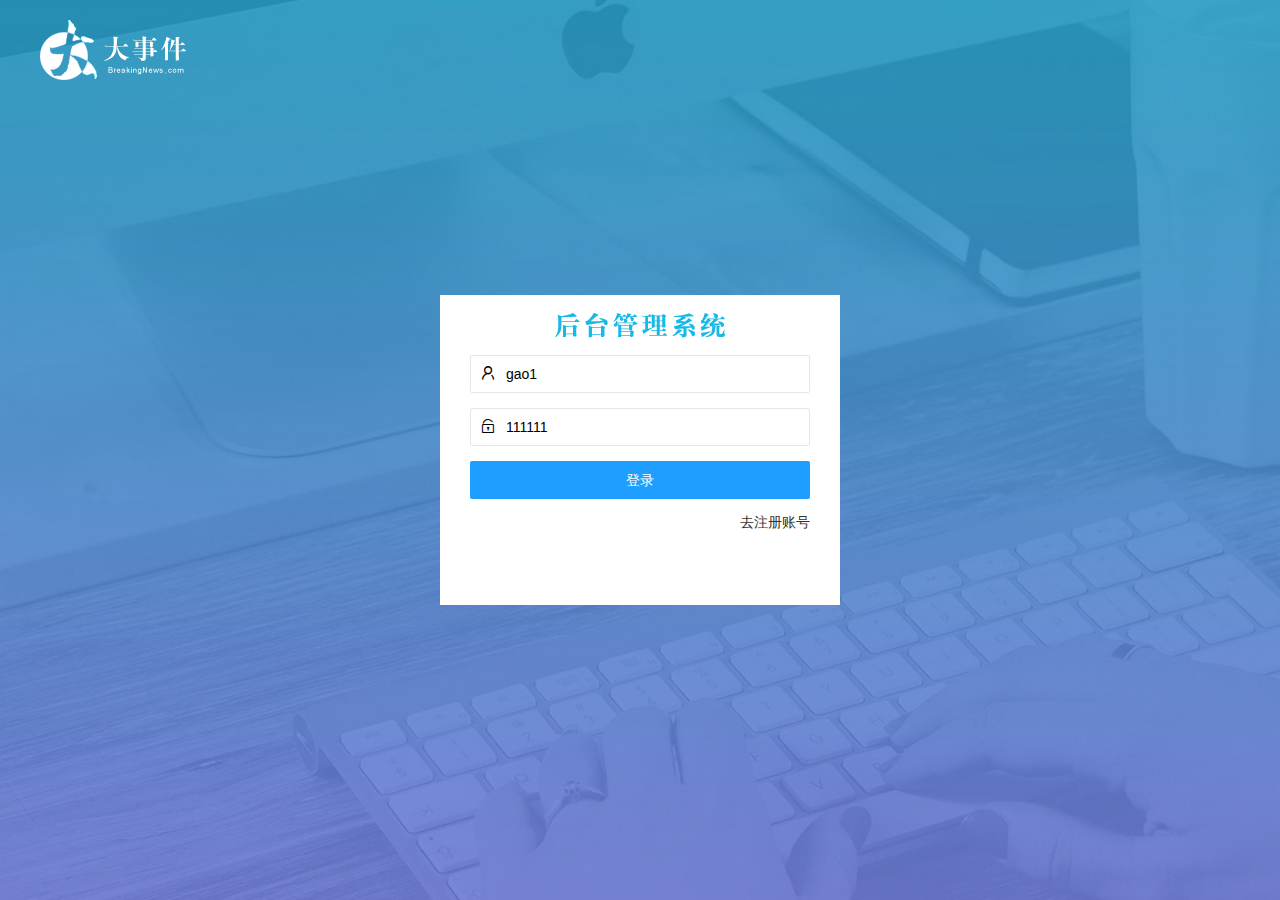
<file: login.html>
<!DOCTYPE html>
<html lang="en">

<head>
    <meta charset="UTF-8">
    <meta http-equiv="X-UA-Compatible" content="IE=edge">
    <meta name="viewport" content="width=device-width, initial-scale=1.0">
    <title>大事件 -登录和注册界面</title>
    <!-- 引入layui样式文件 -->
    <link rel="stylesheet" href="/assets/lib/layui/css/layui.css">
    <!-- 引入登录界面样式文件 -->
    <link rel="stylesheet" href="/assets/css/login.css">

</head>

<body>
    <!-- 顶部logo -->
    <div class="layui-mian header">
        <img src="/assets/images/logo.png" alt="">
    </div>

    <!-- 登录和注册模块 -->
    <div class="loginAndRegBox">
        <!-- 1.标题 -->
        <div class="titleBox">
        </div>
        <!-- 2.登录 -->
        <div class="login-box">
            <!-- 登录表单 -->
            <form class="layui-form" id="form_login">
                <!-- 用户名 -->
                <div class="layui-form-item">
                    <i class="layui-icon layui-icon-username"></i>
                    <input type="text" name="username" required lay-verify="required" placeholder="请输入用户名"
                        autocomplete="off" class="layui-input" value="gao1">
                </div>
                <!-- 密码 -->
                <div class="layui-form-item">
                    <i class="layui-icon layui-icon-password"></i>
                    <input type="text" name="password" required lay-verify="required|pwd" placeholder="请输入密码"
                        autocomplete="off" class="layui-input" value="111111">
                </div>
                <!-- 登录按钮 -->
                <div class="layui-form-item">
                    <button class="layui-btn layui-btn-fluid layui-btn-normal" lay-submit
                        lay-filter="formDemo">登录</button>
                </div>
                <!-- a链接 -->
                <div class="layui-form-item links">
                    <a href="javascript:;" class="link_reg">去注册账号</a>
                </div>

            </form>

        </div>
        <!-- 3.注册 -->
        <div class="reg-box" style="display: none;">
            <!-- 注册表单 -->
            <form class="layui-form" id="form_reg">
                <!-- 用户名 -->
                <div class="layui-form-item">
                    <i class="layui-icon layui-icon-username"></i>
                    <input type="text" name="username" required lay-verify="required" placeholder="请输入用户名"
                        autocomplete="off" class="layui-input">
                </div>
                <!-- 密码 -->
                <div class="layui-form-item">
                    <i class="layui-icon layui-icon-password"></i>
                    <input type="text" name="password" required lay-verify="required|pwd" placeholder="请输入密码"
                        autocomplete="off" class="layui-input">
                </div>
                <!-- 确认密码 -->
                <div class="layui-form-item">
                    <i class="layui-icon layui-icon-password"></i>
                    <input type="text" name="repassword" required lay-verify="required|pwd|repwd" placeholder="再次确认密码"
                        autocomplete="off" class="layui-input">
                </div>
                <!-- 注册按钮 -->
                <div class="layui-form-item">
                    <button class="layui-btn layui-btn-fluid layui-btn-normal" lay-submit
                        lay-filter="formDemo">注册</button>
                </div>
                <!-- a链接 -->
                <div class="layui-form-item links">
                    <a href="javascript:;" class="link_login">去登录</a>
                </div>

            </form>

        </div>
    </div>

    <!-- 引入layui.all.js -->
    <script src="/assets/lib/layui/layui.all.js"></script>
    <!-- 引入jQuery.js -->
    <script src="/assets/lib/jquery.js"></script>
    <!-- 引入baseAPI.js -->
    <script src="/assets/js/baseAPI.js"></script>
    <!-- 引入本页面js -->
    <script src="/assets/js/login.js"></script>

</body>

</html>
</file>
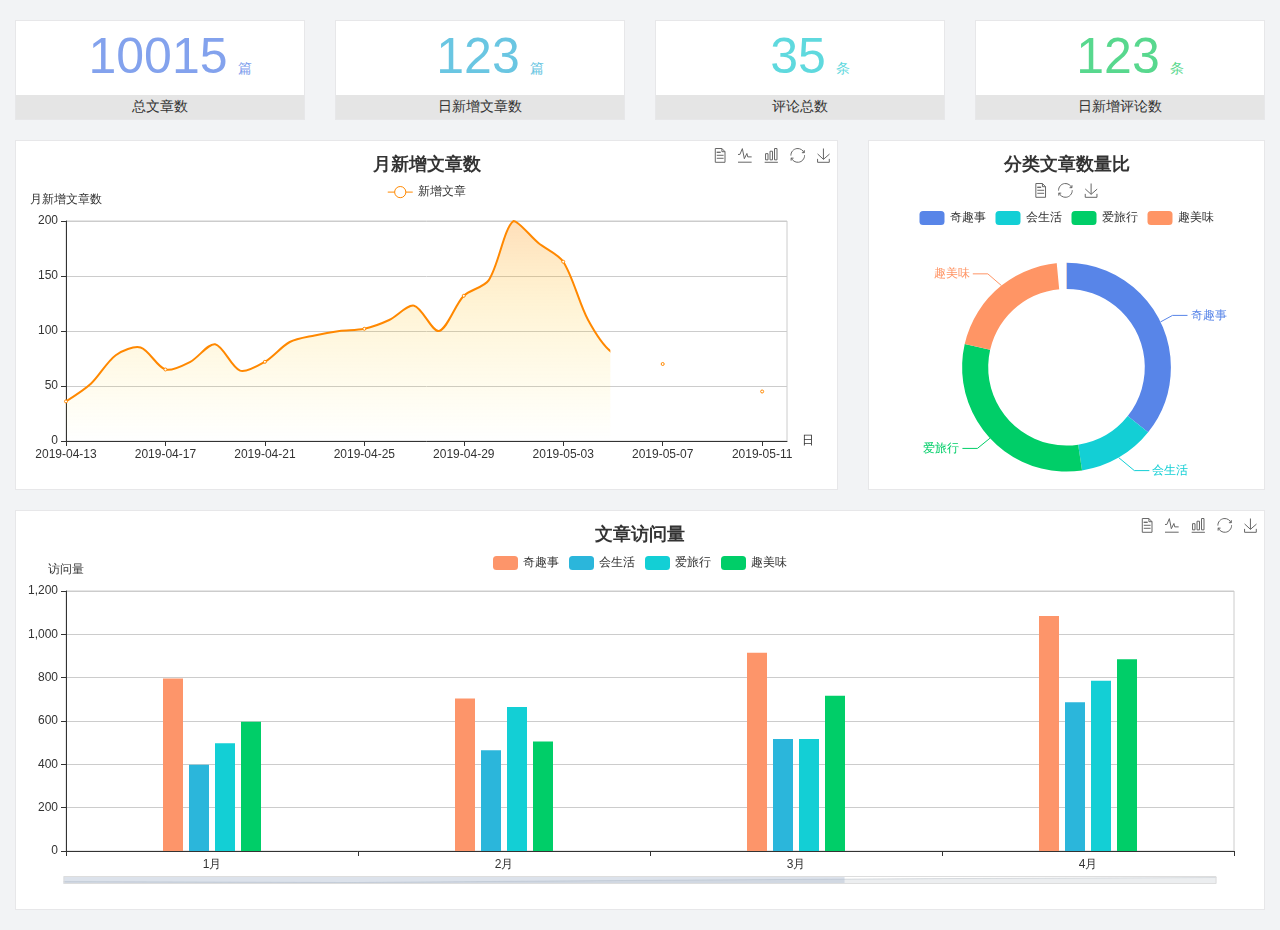
<file: home/dashboard.html>
<!DOCTYPE html>
<html lang="en">

<head>
  <meta charset="UTF-8">
  <meta name="viewport" content="width=device-width, initial-scale=1.0">
  <meta http-equiv="X-UA-Compatible" content="ie=edge">
  <title>图表统计</title>
  <link rel="stylesheet" href="../assets/lib/bootstrap.css" />
  <link rel="stylesheet" href="../assets/lib/main.css" />
  <script src="../assets/lib/jquery.js"></script>
  <script type="text/javascript" src="../assets/lib/echarts.min.js"></script>
</head>

<body>
  <div class="container-fluid">
    <div class="row spannel_list">
      <div class="col-sm-3 col-xs-6">
        <div class="spannel">
          <em>10015</em><span>篇</span>
          <b>总文章数</b>
        </div>
      </div>
      <div class="col-sm-3 col-xs-6">
        <div class="spannel scolor01">
          <em>123</em><span>篇</span>
          <b>日新增文章数</b>
        </div>
      </div>
      <div class="col-sm-3 col-xs-6">
        <div class="spannel scolor02">
          <em>35</em><span>条</span>
          <b>评论总数</b>
        </div>
      </div>
      <div class="col-sm-3 col-xs-6">
        <div class="spannel scolor03">
          <em>123</em><span>条</span>
          <b>日新增评论数</b>
        </div>
      </div>
    </div>
  </div>

  <div class="container-fluid">
    <div class="row curve-pie">
      <div class="col-lg-8 col-md-8">
        <div class="gragh_pannel" id="curve_show"></div>
      </div>
      <div class="col-lg-4 col-md-4">
        <div class="gragh_pannel" id="pie_show"></div>
      </div>
    </div>
  </div>

  <div class="container-fluid">
    <div class="column_pannel" id="column_show"></div>
  </div>

  <script>
    var oChart = echarts.init(document.getElementById('curve_show'));
    var aList_all = [
      { 'count': 36, 'date': '2019-04-13' },
      { 'count': 52, 'date': '2019-04-14' },
      { 'count': 78, 'date': '2019-04-15' },
      { 'count': 85, 'date': '2019-04-16' },
      { 'count': 65, 'date': '2019-04-17' },
      { 'count': 72, 'date': '2019-04-18' },
      { 'count': 88, 'date': '2019-04-19' },
      { 'count': 64, 'date': '2019-04-20' },
      { 'count': 72, 'date': '2019-04-21' },
      { 'count': 90, 'date': '2019-04-22' },
      { 'count': 96, 'date': '2019-04-23' },
      { 'count': 100, 'date': '2019-04-24' },
      { 'count': 102, 'date': '2019-04-25' },
      { 'count': 110, 'date': '2019-04-26' },
      { 'count': 123, 'date': '2019-04-27' },
      { 'count': 100, 'date': '2019-04-28' },
      { 'count': 132, 'date': '2019-04-29' },
      { 'count': 146, 'date': '2019-04-30' },
      { 'count': 200, 'date': '2019-05-01' },
      { 'count': 180, 'date': '2019-05-02' },
      { 'count': 163, 'date': '2019-05-03' },
      { 'count': 110, 'date': '2019-05-04' },
      { 'count': 80, 'date': '2019-05-05' },
      { 'count': 82, 'date': '2019-05-06' },
      { 'count': 70, 'date': '2019-05-07' },
      { 'count': 65, 'date': '2019-05-08' },
      { 'count': 54, 'date': '2019-05-09' },
      { 'count': 40, 'date': '2019-05-10' },
      { 'count': 45, 'date': '2019-05-11' },
      { 'count': 38, 'date': '2019-05-12' },
    ];

    let aCount = [];
    let aDate = [];

    for (var i = 0; i < aList_all.length; i++) {
      aCount.push(aList_all[i].count);
      aDate.push(aList_all[i].date);
    }

    var chartopt = {
      title: {
        text: '月新增文章数',
        left: 'center',
        top: '10'
      },
      tooltip: {
        trigger: 'axis'
      },
      legend: {
        data: ['新增文章'],
        top: '40'
      },
      toolbox: {
        show: true,
        feature: {
          mark: { show: true },
          dataView: { show: true, readOnly: false },
          magicType: { show: true, type: ['line', 'bar'] },
          restore: { show: true },
          saveAsImage: { show: true }
        }
      },
      calculable: true,
      xAxis: [
        {
          name: '日',
          type: 'category',
          boundaryGap: false,
          data: aDate
        }
      ],
      yAxis: [
        {
          name: '月新增文章数',
          type: 'value'
        }
      ],
      series: [
        {
          name: '新增文章',
          type: 'line',
          smooth: true,
          itemStyle: { normal: { areaStyle: { type: 'default' }, color: '#f80' }, lineStyle: { color: '#f80' } },
          data: aCount
        }],
      areaStyle: {
        normal: {
          color: new echarts.graphic.LinearGradient(0, 0, 0, 1, [{
            offset: 0,
            color: 'rgba(255,136,0,0.39)'
          }, {
            offset: .34,
            color: 'rgba(255,180,0,0.25)'
          }, {
            offset: 1,
            color: 'rgba(255,222,0,0.00)'
          }])

        }
      },
      grid: {
        show: true,
        x: 50,
        x2: 50,
        y: 80,
        height: 220
      }
    };

    oChart.setOption(chartopt);


    var oPie = echarts.init(document.getElementById('pie_show'));
    var oPieopt =
    {
      title: {
        top: 10,
        text: '分类文章数量比',
        x: 'center'
      },
      tooltip: {
        trigger: 'item',
        formatter: "{a} <br/>{b} : {c} ({d}%)"
      },
      color: ['#5885e8', '#13cfd5', '#00ce68', '#ff9565'],
      legend: {
        x: 'center',
        top: 65,
        data: ['奇趣事', '会生活', '爱旅行', '趣美味']
      },
      toolbox: {
        show: true,
        x: 'center',
        top: 35,
        feature: {
          mark: { show: true },
          dataView: { show: true, readOnly: false },
          magicType: {
            show: true,
            type: ['pie', 'funnel'],
            option: {
              funnel: {
                x: '25%',
                width: '50%',
                funnelAlign: 'left',
                max: 1548
              }
            }
          },
          restore: { show: true },
          saveAsImage: { show: true }
        }
      },
      calculable: true,
      series: [
        {
          name: '访问来源',
          type: 'pie',
          radius: ['45%', '60%'],
          center: ['50%', '65%'],
          data: [
            { value: 300, name: '奇趣事' },
            { value: 100, name: '会生活' },
            { value: 260, name: '爱旅行' },
            { value: 180, name: '趣美味' }
          ]
        }
      ]
    };
    oPie.setOption(oPieopt);



    var oColumn = this.echarts.init(document.getElementById('column_show'));
    var oColumnopt =
    {
      title: {
        text: '文章访问量',
        left: 'center',
        top: '10'
      },
      tooltip: {
        trigger: 'axis'
      },
      legend: {
        data: ['奇趣事', '会生活', '爱旅行', '趣美味'],
        top: '40'
      },
      toolbox: {
        show: true,
        feature: {
          mark: { show: true },
          dataView: { show: true, readOnly: false },
          magicType: { show: true, type: ['line', 'bar'] },
          restore: { show: true },
          saveAsImage: { show: true }
        }
      },
      calculable: true,
      xAxis: [
        {
          type: 'category',
          data: ['1月', '2月', '3月', '4月', '5月']
        }
      ],
      yAxis: [
        {
          name: '访问量',
          type: 'value'
        }
      ],
      series: [
        {
          name: '奇趣事',
          type: 'bar',
          barWidth: 20,
          itemStyle: {
            normal: { areaStyle: { type: 'default' }, color: '#fd956a' }
          },
          data: [800, 708, 920, 1090, 1200]
        },
        {
          name: '会生活',
          type: 'bar',
          barWidth: 20,
          itemStyle: {
            normal: { areaStyle: { type: 'default' }, color: '#2bb6db' }
          },
          data: [400, 468, 520, 690, 800]
        },
        {
          name: '爱旅行',
          type: 'bar',
          barWidth: 20,
          itemStyle: {
            normal: { areaStyle: { type: 'default' }, color: '#13cfd5' }
          },
          data: [500, 668, 520, 790, 900]
        },
        {
          name: '趣美味',
          type: 'bar',
          barWidth: 20,
          itemStyle: {
            normal: { areaStyle: { type: 'default' }, color: '#00ce68' }
          },
          data: [600, 508, 720, 890, 1000]
        }
      ],
      grid: {
        show: true,
        x: 50,
        x2: 30,
        y: 80,
        height: 260
      },
      dataZoom: [//给x轴设置滚动条
        {
          start: 0,//默认为0
          end: 100 - 1000 / 31,//默认为100
          type: 'slider',
          show: true,
          xAxisIndex: [0],
          handleSize: 0,//滑动条的 左右2个滑动条的大小
          height: 8,//组件高度
          left: 45, //左边的距离
          right: 50,//右边的距离
          bottom: 26,//右边的距离
          handleColor: '#ddd',//h滑动图标的颜色
          handleStyle: {
            borderColor: "#cacaca",
            borderWidth: "1",
            shadowBlur: 2,
            background: "#ddd",
            shadowColor: "#ddd",
          }
        }]
    };
    oColumn.setOption(oColumnopt);
  </script>
</body>

</html>
</file>
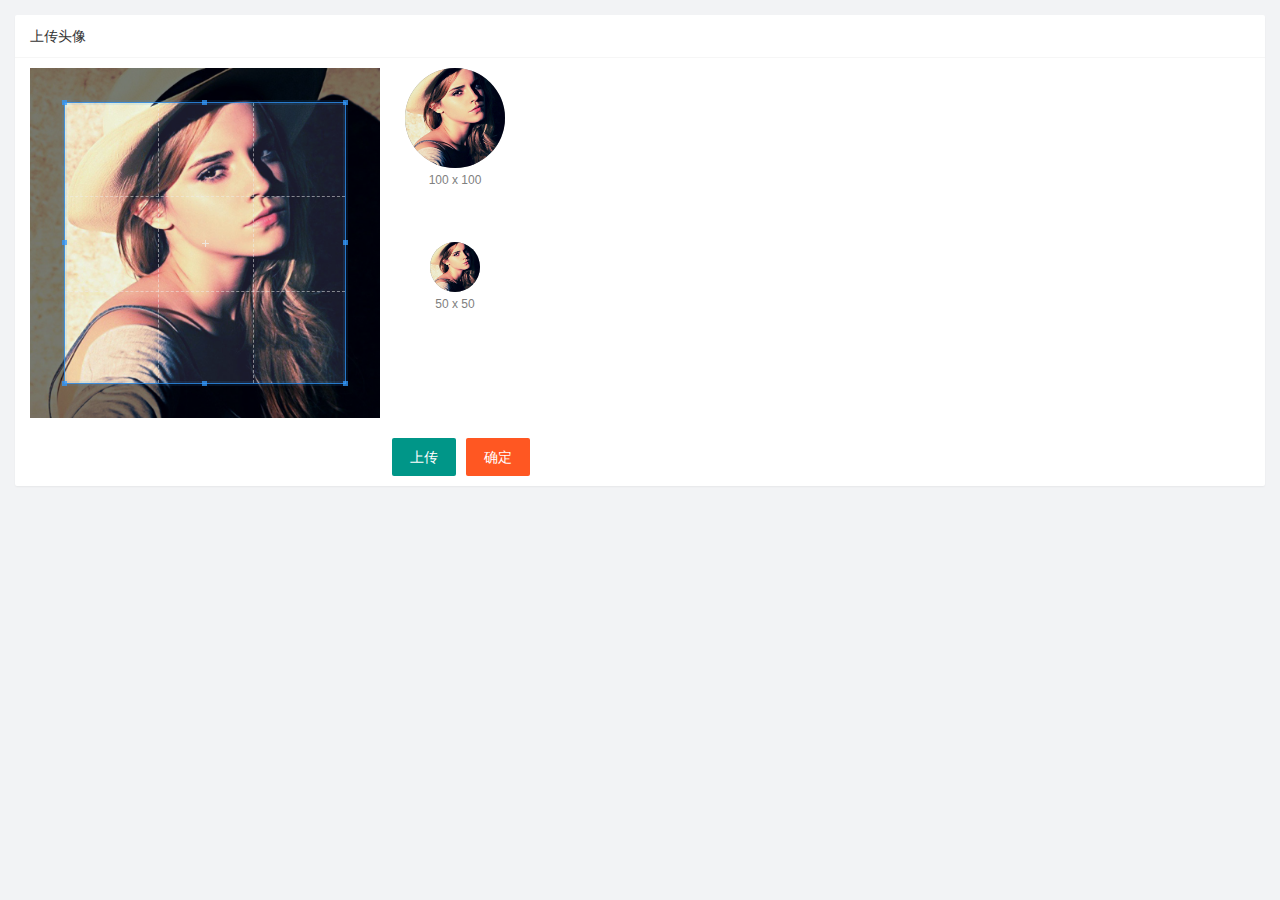
<file: user/user_avatar.html>
<!DOCTYPE html>
<html lang="en">

<head>
    <meta charset="UTF-8">
    <meta http-equiv="X-UA-Compatible" content="IE=edge">
    <meta name="viewport" content="width=device-width, initial-scale=1.0">
    <title>Document</title>
    <!-- 导入 `cropper.css` 样式表： -->
    <link rel="stylesheet" href="/assets/lib/cropper/cropper.css" />
    <!-- 引入layui样式 -->
    <link rel="stylesheet" href="/assets/lib/layui/css/layui.css">
    <!-- 引入本页面样式 -->
    <link rel="stylesheet" href="/assets/css/user/user_avatar.css">
</head>

<body>

    <div class="layui-card">
        <div class="layui-card-header">上传头像</div>
        <div class="layui-card-body">
            <!-- 第一行的图片裁剪和预览区域 -->
            <div class="row1">
                <!-- 图片裁剪区域 -->
                <div class="cropper-box">
                    <!-- 这个 img 标签很重要，将来会把它初始化为裁剪区域 -->
                    <img id="image" src="/assets/images/sample.jpg" />
                </div>
                <!-- 图片的预览区域 -->
                <div class="preview-box">
                    <div>
                        <!-- 宽高为 100px 的预览区域 -->
                        <div class="img-preview w100"></div>
                        <p class="size">100 x 100</p>
                    </div>
                    <div>
                        <!-- 宽高为 50px 的预览区域 -->
                        <div class="img-preview w50"></div>
                        <p class="size">50 x 50</p>
                    </div>
                </div>
            </div <!-- 第二行的按钮区域 -->
            <div class="row2">
                <input type="file" id="file" accept="image/png,image/jpeg" style="display: none;">
                <button id="btnChooseImage" type="button" class="layui-btn">上传</button>
                <button id="btnUpload" type="button" class="layui-btn layui-btn-danger">确定</button>
            </div>
        </div>
    </div>


    <!-- 引入layui.all.js -->
    <script src="/assets/lib/layui/layui.all.js"></script>
    <!-- 引入jQuery.js -->
    <script src="/assets/lib/jquery.js"></script>
    <script src="/assets/lib/cropper/Cropper.js"></script>
    <script src="/assets/lib/cropper/jquery-cropper.js"></script>
    <!-- 引入baseAPI.js -->
    <script src="/assets/js/baseAPI.js"></script>
    <!-- 引入本页面js -->
    <script src="/assets/js/user/user_avatar.js"></script>
</body>

</html>
</file>
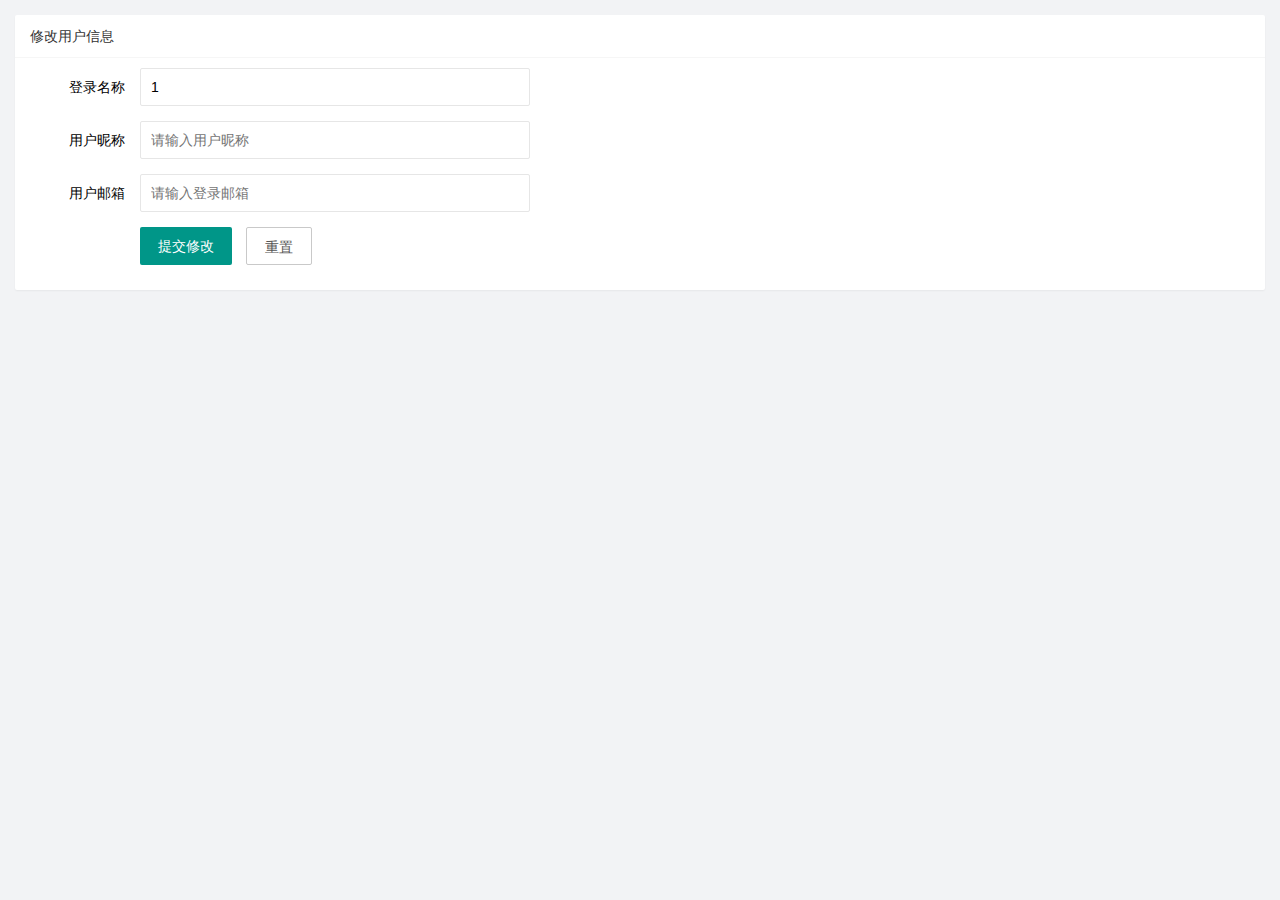
<file: user/user_info.html>
<!DOCTYPE html>
<html lang="en">

<head>
    <meta charset="UTF-8">
    <meta http-equiv="X-UA-Compatible" content="IE=edge">
    <meta name="viewport" content="width=device-width, initial-scale=1.0">
    <title>Document</title>
    <!-- 引入layui样式 -->
    <link rel="stylesheet" href="/assets/lib/layui/css/layui.css">
    <!-- 引入本页面样式 -->
    <link rel="stylesheet" href="/assets/css/user/user_info.css">
</head>

<body>

    <div class="layui-card">
        <div class="layui-card-header">修改用户信息</div>
        <div class="layui-card-body">
            <!--form表单-->
            <form class="layui-form" lay-filter="formUserInfo">
                <input type="hidden" name="id">
                <!-- 登录名称 -->
                <div class="layui-form-item">
                    <label class="layui-form-label">登录名称</label>
                    <div class="layui-input-block">
                        <input value="1" type="text" name="username" readonly required lay-verify="required"
                            placeholder="请输入登录名称" autocomplete="off" class="layui-input">
                    </div>
                </div>
                <!-- 用户昵称 -->
                <div class="layui-form-item">
                    <label class="layui-form-label">用户昵称</label>
                    <div class="layui-input-block">
                        <input type="text" name="nickname" required lay-verify="required|nickname" placeholder="请输入用户昵称"
                            autocomplete="off" class="layui-input">
                    </div>
                </div>
                <!-- 用户邮箱 -->
                <div class="layui-form-item">
                    <label class="layui-form-label">用户邮箱</label>
                    <div class="layui-input-block">
                        <input type="text" name="email" required lay-verify="required|email" placeholder="请输入登录邮箱"
                            autocomplete="off" class="layui-input">
                    </div>
                </div>
                <!-- 按钮 -->
                <div class="layui-form-item">
                    <div class="layui-input-block">
                        <button class="layui-btn" lay-submit lay-filter="formDemo">提交修改</button>
                        <button id="btnReset" type="reset" class="layui-btn layui-btn-primary">重置</button>
                    </div>
                </div>
        </div>
    </div>


    <!-- 引入layui.all.js -->
    <script src="/assets/lib/layui/layui.all.js"></script>
    <!-- 引入jQuery.js -->
    <script src="/assets/lib/jquery.js"></script>
    <!-- 引入baseAPI.js -->
    <script src="/assets/js/baseAPI.js"></script>
    <!-- 引入本页面js -->
    <script src="/assets/js/user/user_info.js"></script>
</body>

</html>
</file>
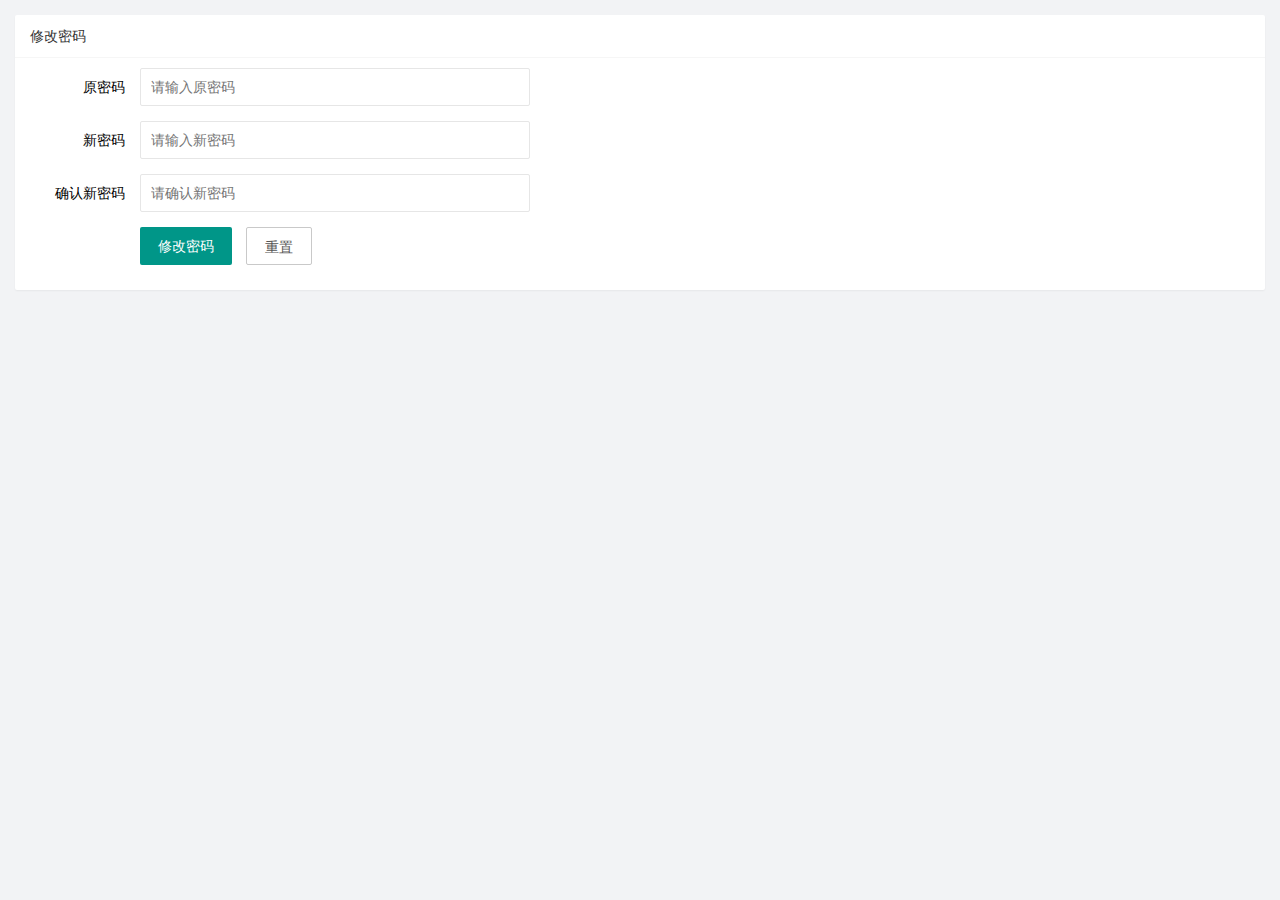
<file: user/user_pwd.html>
<!DOCTYPE html>
<html lang="en">

<head>
    <meta charset="UTF-8">
    <meta http-equiv="X-UA-Compatible" content="IE=edge">
    <meta name="viewport" content="width=device-width, initial-scale=1.0">
    <title>Document</title>
    <!-- 引入layui样式 -->
    <link rel="stylesheet" href="/assets/lib/layui/css/layui.css">
    <!-- 引入本页面样式 -->
    <link rel="stylesheet" href="/assets/css/user/user_pwd.css">
</head>

<body>

    <div class="layui-card">
        <div class="layui-card-header">修改密码</div>
        <div class="layui-card-body">
            <!--form表单-->
            <form class="layui-form">
                <!-- 原密码 -->
                <div class="layui-form-item">
                    <label class="layui-form-label">原密码</label>
                    <div class="layui-input-block">
                        <input type="text" name="oldPwd" required lay-verify="required|pwd" placeholder="请输入原密码"
                            autocomplete="off" class="layui-input">
                    </div>
                </div>
                <!-- 新密码 -->
                <div class="layui-form-item">
                    <label class="layui-form-label">新密码</label>
                    <div class="layui-input-block">
                        <input type="text" name="newPwd" required lay-verify="required|pwd|samePwd" placeholder="请输入新密码"
                            autocomplete="off" class="layui-input">
                    </div>
                </div>
                <!-- 确认新密码 -->
                <div class="layui-form-item">
                    <label class="layui-form-label">确认新密码</label>
                    <div class="layui-input-block">
                        <input type="text" name="rePwd" required lay-verify="required|pwd|rePwd" placeholder="请确认新密码"
                            autocomplete="off" class="layui-input">
                    </div>
                </div>
                <!-- 按钮 -->
                <div class="layui-form-item">
                    <div class="layui-input-block">
                        <button class="layui-btn" lay-submit lay-filter="formDemo">修改密码</button>
                        <button id="btnReset" type="reset" class="layui-btn layui-btn-primary">重置</button>
                    </div>
                </div>
        </div>
    </div>


    <!-- 引入layui.all.js -->
    <script src="/assets/lib/layui/layui.all.js"></script>
    <!-- 引入jQuery.js -->
    <script src="/assets/lib/jquery.js"></script>
    <!-- 引入baseAPI.js -->
    <script src="/assets/js/baseAPI.js"></script>
    <!-- 引入本页面js -->
    <script src="/assets/js/user/user_pwd.js"></script>
</body>

</html>
</file>
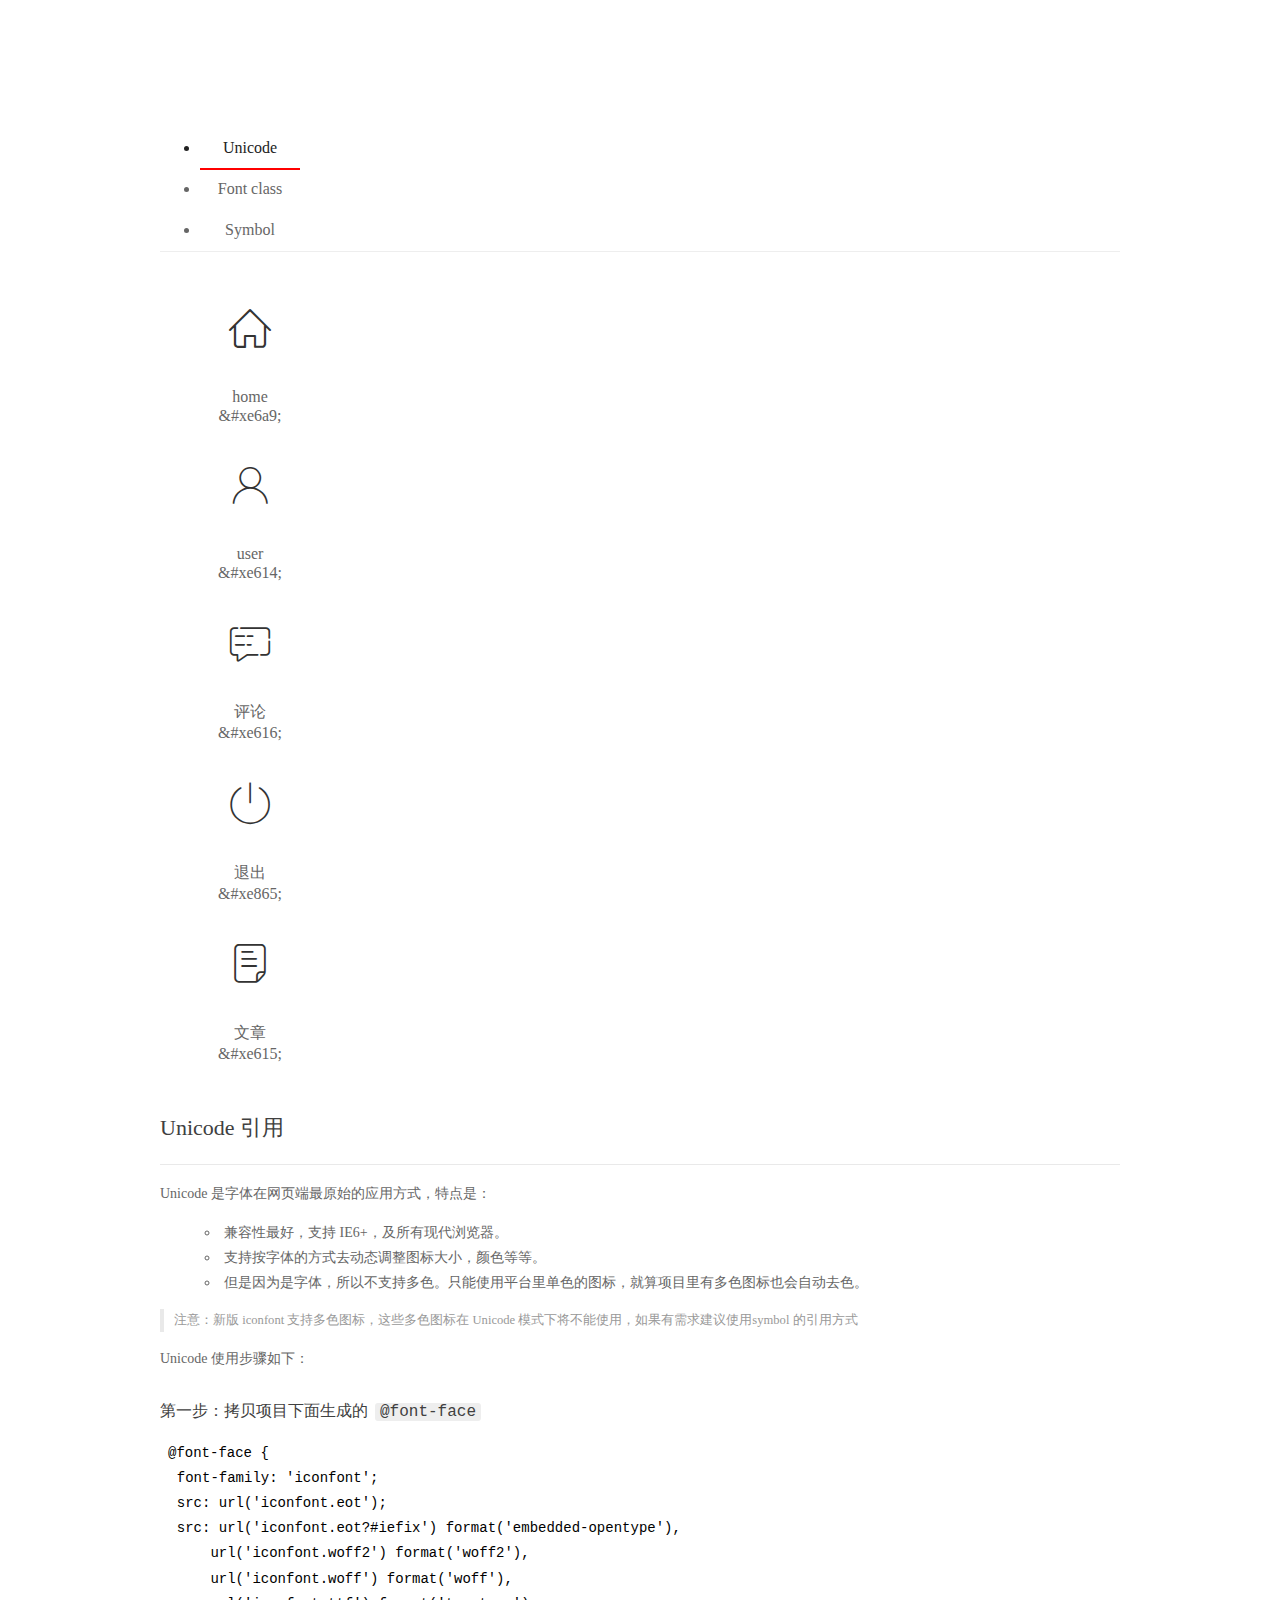
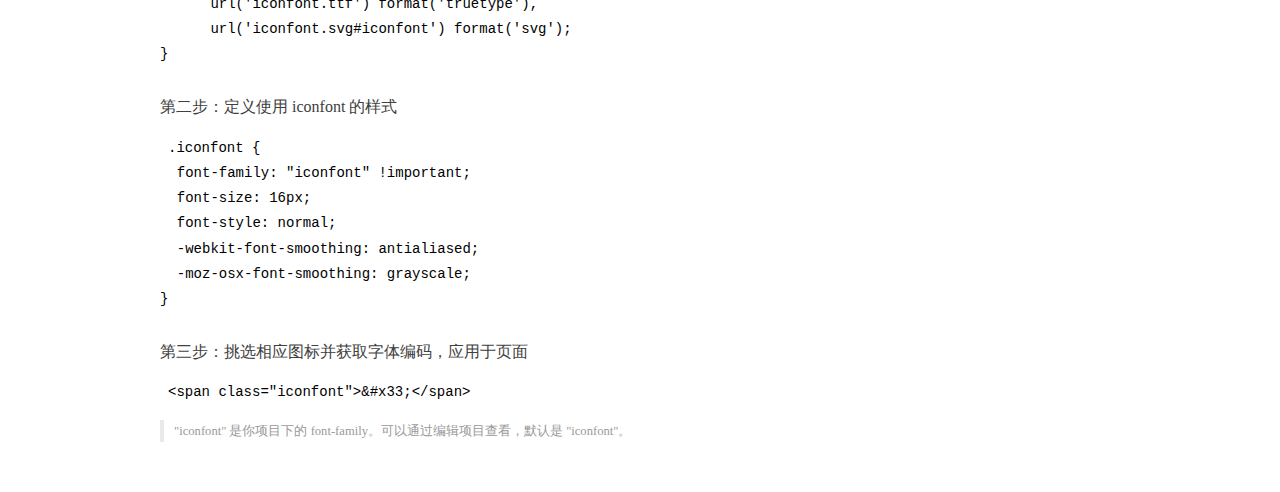
<file: assets/fonts/demo_index.html>
<!DOCTYPE html>
<html>
<head>
  <meta charset="utf-8"/>
  <title>IconFont Demo</title>
  <link rel="shortcut icon" href="https://gtms04.alicdn.com/tps/i4/TB1_oz6GVXXXXaFXpXXJDFnIXXX-64-64.ico" type="image/x-icon"/>
  <link rel="stylesheet" href="https://g.alicdn.com/thx/cube/1.3.2/cube.min.css">
  <link rel="stylesheet" href="demo.css">
  <link rel="stylesheet" href="iconfont.css">
  <script src="iconfont.js"></script>
  <!-- jQuery -->
  <script src="https://a1.alicdn.com/oss/uploads/2018/12/26/7bfddb60-08e8-11e9-9b04-53e73bb6408b.js"></script>
  <!-- 代码高亮 -->
  <script src="https://a1.alicdn.com/oss/uploads/2018/12/26/a3f714d0-08e6-11e9-8a15-ebf944d7534c.js"></script>
</head>
<body>
  <div class="main">
    <h1 class="logo"><a href="https://www.iconfont.cn/" title="iconfont 首页" target="_blank">&#xe86b;</a></h1>
    <div class="nav-tabs">
      <ul id="tabs" class="dib-box">
        <li class="dib active"><span>Unicode</span></li>
        <li class="dib"><span>Font class</span></li>
        <li class="dib"><span>Symbol</span></li>
      </ul>
      
    </div>
    <div class="tab-container">
      <div class="content unicode" style="display: block;">
          <ul class="icon_lists dib-box">
          
            <li class="dib">
              <span class="icon iconfont">&#xe6a9;</span>
                <div class="name">home</div>
                <div class="code-name">&amp;#xe6a9;</div>
              </li>
          
            <li class="dib">
              <span class="icon iconfont">&#xe614;</span>
                <div class="name">user</div>
                <div class="code-name">&amp;#xe614;</div>
              </li>
          
            <li class="dib">
              <span class="icon iconfont">&#xe616;</span>
                <div class="name">评论</div>
                <div class="code-name">&amp;#xe616;</div>
              </li>
          
            <li class="dib">
              <span class="icon iconfont">&#xe865;</span>
                <div class="name">退出</div>
                <div class="code-name">&amp;#xe865;</div>
              </li>
          
            <li class="dib">
              <span class="icon iconfont">&#xe615;</span>
                <div class="name">文章</div>
                <div class="code-name">&amp;#xe615;</div>
              </li>
          
          </ul>
          <div class="article markdown">
          <h2 id="unicode-">Unicode 引用</h2>
          <hr>

          <p>Unicode 是字体在网页端最原始的应用方式，特点是：</p>
          <ul>
            <li>兼容性最好，支持 IE6+，及所有现代浏览器。</li>
            <li>支持按字体的方式去动态调整图标大小，颜色等等。</li>
            <li>但是因为是字体，所以不支持多色。只能使用平台里单色的图标，就算项目里有多色图标也会自动去色。</li>
          </ul>
          <blockquote>
            <p>注意：新版 iconfont 支持多色图标，这些多色图标在 Unicode 模式下将不能使用，如果有需求建议使用symbol 的引用方式</p>
          </blockquote>
          <p>Unicode 使用步骤如下：</p>
          <h3 id="-font-face">第一步：拷贝项目下面生成的 <code>@font-face</code></h3>
<pre><code class="language-css"
>@font-face {
  font-family: 'iconfont';
  src: url('iconfont.eot');
  src: url('iconfont.eot?#iefix') format('embedded-opentype'),
      url('iconfont.woff2') format('woff2'),
      url('iconfont.woff') format('woff'),
      url('iconfont.ttf') format('truetype'),
      url('iconfont.svg#iconfont') format('svg');
}
</code></pre>
          <h3 id="-iconfont-">第二步：定义使用 iconfont 的样式</h3>
<pre><code class="language-css"
>.iconfont {
  font-family: "iconfont" !important;
  font-size: 16px;
  font-style: normal;
  -webkit-font-smoothing: antialiased;
  -moz-osx-font-smoothing: grayscale;
}
</code></pre>
          <h3 id="-">第三步：挑选相应图标并获取字体编码，应用于页面</h3>
<pre>
<code class="language-html"
>&lt;span class="iconfont"&gt;&amp;#x33;&lt;/span&gt;
</code></pre>
          <blockquote>
            <p>"iconfont" 是你项目下的 font-family。可以通过编辑项目查看，默认是 "iconfont"。</p>
          </blockquote>
          </div>
      </div>
      <div class="content font-class">
        <ul class="icon_lists dib-box">
          
          <li class="dib">
            <span class="icon iconfont icon-home"></span>
            <div class="name">
              home
            </div>
            <div class="code-name">.icon-home
            </div>
          </li>
          
          <li class="dib">
            <span class="icon iconfont icon-user"></span>
            <div class="name">
              user
            </div>
            <div class="code-name">.icon-user
            </div>
          </li>
          
          <li class="dib">
            <span class="icon iconfont icon-pinglun"></span>
            <div class="name">
              评论
            </div>
            <div class="code-name">.icon-pinglun
            </div>
          </li>
          
          <li class="dib">
            <span class="icon iconfont icon-tuichu"></span>
            <div class="name">
              退出
            </div>
            <div class="code-name">.icon-tuichu
            </div>
          </li>
          
          <li class="dib">
            <span class="icon iconfont icon-16"></span>
            <div class="name">
              文章
            </div>
            <div class="code-name">.icon-16
            </div>
          </li>
          
        </ul>
        <div class="article markdown">
        <h2 id="font-class-">font-class 引用</h2>
        <hr>

        <p>font-class 是 Unicode 使用方式的一种变种，主要是解决 Unicode 书写不直观，语意不明确的问题。</p>
        <p>与 Unicode 使用方式相比，具有如下特点：</p>
        <ul>
          <li>兼容性良好，支持 IE8+，及所有现代浏览器。</li>
          <li>相比于 Unicode 语意明确，书写更直观。可以很容易分辨这个 icon 是什么。</li>
          <li>因为使用 class 来定义图标，所以当要替换图标时，只需要修改 class 里面的 Unicode 引用。</li>
          <li>不过因为本质上还是使用的字体，所以多色图标还是不支持的。</li>
        </ul>
        <p>使用步骤如下：</p>
        <h3 id="-fontclass-">第一步：引入项目下面生成的 fontclass 代码：</h3>
<pre><code class="language-html">&lt;link rel="stylesheet" href="./iconfont.css"&gt;
</code></pre>
        <h3 id="-">第二步：挑选相应图标并获取类名，应用于页面：</h3>
<pre><code class="language-html">&lt;span class="iconfont icon-xxx"&gt;&lt;/span&gt;
</code></pre>
        <blockquote>
          <p>"
            iconfont" 是你项目下的 font-family。可以通过编辑项目查看，默认是 "iconfont"。</p>
        </blockquote>
      </div>
      </div>
      <div class="content symbol">
          <ul class="icon_lists dib-box">
          
            <li class="dib">
                <svg class="icon svg-icon" aria-hidden="true">
                  <use xlink:href="#icon-home"></use>
                </svg>
                <div class="name">home</div>
                <div class="code-name">#icon-home</div>
            </li>
          
            <li class="dib">
                <svg class="icon svg-icon" aria-hidden="true">
                  <use xlink:href="#icon-user"></use>
                </svg>
                <div class="name">user</div>
                <div class="code-name">#icon-user</div>
            </li>
          
            <li class="dib">
                <svg class="icon svg-icon" aria-hidden="true">
                  <use xlink:href="#icon-pinglun"></use>
                </svg>
                <div class="name">评论</div>
                <div class="code-name">#icon-pinglun</div>
            </li>
          
            <li class="dib">
                <svg class="icon svg-icon" aria-hidden="true">
                  <use xlink:href="#icon-tuichu"></use>
                </svg>
                <div class="name">退出</div>
                <div class="code-name">#icon-tuichu</div>
            </li>
          
            <li class="dib">
                <svg class="icon svg-icon" aria-hidden="true">
                  <use xlink:href="#icon-16"></use>
                </svg>
                <div class="name">文章</div>
                <div class="code-name">#icon-16</div>
            </li>
          
          </ul>
          <div class="article markdown">
          <h2 id="symbol-">Symbol 引用</h2>
          <hr>

          <p>这是一种全新的使用方式，应该说这才是未来的主流，也是平台目前推荐的用法。相关介绍可以参考这篇<a href="">文章</a>
            这种用法其实是做了一个 SVG 的集合，与另外两种相比具有如下特点：</p>
          <ul>
            <li>支持多色图标了，不再受单色限制。</li>
            <li>通过一些技巧，支持像字体那样，通过 <code>font-size</code>, <code>color</code> 来调整样式。</li>
            <li>兼容性较差，支持 IE9+，及现代浏览器。</li>
            <li>浏览器渲染 SVG 的性能一般，还不如 png。</li>
          </ul>
          <p>使用步骤如下：</p>
          <h3 id="-symbol-">第一步：引入项目下面生成的 symbol 代码：</h3>
<pre><code class="language-html">&lt;script src="./iconfont.js"&gt;&lt;/script&gt;
</code></pre>
          <h3 id="-css-">第二步：加入通用 CSS 代码（引入一次就行）：</h3>
<pre><code class="language-html">&lt;style&gt;
.icon {
  width: 1em;
  height: 1em;
  vertical-align: -0.15em;
  fill: currentColor;
  overflow: hidden;
}
&lt;/style&gt;
</code></pre>
          <h3 id="-">第三步：挑选相应图标并获取类名，应用于页面：</h3>
<pre><code class="language-html">&lt;svg class="icon" aria-hidden="true"&gt;
  &lt;use xlink:href="#icon-xxx"&gt;&lt;/use&gt;
&lt;/svg&gt;
</code></pre>
          </div>
      </div>

    </div>
  </div>
  <script>
  $(document).ready(function () {
      $('.tab-container .content:first').show()

      $('#tabs li').click(function (e) {
        var tabContent = $('.tab-container .content')
        var index = $(this).index()

        if ($(this).hasClass('active')) {
          return
        } else {
          $('#tabs li').removeClass('active')
          $(this).addClass('active')

          tabContent.hide().eq(index).fadeIn()
        }
      })
    })
  </script>
</body>
</html>
</file>
<file: assets/lib/layui/css/layui.css>
/** layui-v2.5.5 MIT License By https://www.layui.com */
 .layui-inline,img{display:inline-block;vertical-align:middle}h1,h2,h3,h4,h5,h6{font-weight:400}.layui-edge,.layui-header,.layui-inline,.layui-main{position:relative}.layui-body,.layui-edge,.layui-elip{overflow:hidden}.layui-btn,.layui-edge,.layui-inline,img{vertical-align:middle}.layui-btn,.layui-disabled,.layui-icon,.layui-unselect{-moz-user-select:none;-webkit-user-select:none;-ms-user-select:none}.layui-elip,.layui-form-checkbox span,.layui-form-pane .layui-form-label{text-overflow:ellipsis;white-space:nowrap}.layui-breadcrumb,.layui-tree-btnGroup{visibility:hidden}blockquote,body,button,dd,div,dl,dt,form,h1,h2,h3,h4,h5,h6,input,li,ol,p,pre,td,textarea,th,ul{margin:0;padding:0;-webkit-tap-highlight-color:rgba(0,0,0,0)}a:active,a:hover{outline:0}img{border:none}li{list-style:none}table{border-collapse:collapse;border-spacing:0}h4,h5,h6{font-size:100%}button,input,optgroup,option,select,textarea{font-family:inherit;font-size:inherit;font-style:inherit;font-weight:inherit;outline:0}pre{white-space:pre-wrap;white-space:-moz-pre-wrap;white-space:-pre-wrap;white-space:-o-pre-wrap;word-wrap:break-word}body{line-height:24px;font:14px Helvetica Neue,Helvetica,PingFang SC,Tahoma,Arial,sans-serif}hr{height:1px;margin:10px 0;border:0;clear:both}a{color:#333;text-decoration:none}a:hover{color:#777}a cite{font-style:normal;*cursor:pointer}.layui-border-box,.layui-border-box *{box-sizing:border-box}.layui-box,.layui-box *{box-sizing:content-box}.layui-clear{clear:both;*zoom:1}.layui-clear:after{content:'\20';clear:both;*zoom:1;display:block;height:0}.layui-inline{*display:inline;*zoom:1}.layui-edge{display:inline-block;width:0;height:0;border-width:6px;border-style:dashed;border-color:transparent}.layui-edge-top{top:-4px;border-bottom-color:#999;border-bottom-style:solid}.layui-edge-right{border-left-color:#999;border-left-style:solid}.layui-edge-bottom{top:2px;border-top-color:#999;border-top-style:solid}.layui-edge-left{border-right-color:#999;border-right-style:solid}.layui-disabled,.layui-disabled:hover{color:#d2d2d2!important;cursor:not-allowed!important}.layui-circle{border-radius:100%}.layui-show{display:block!important}.layui-hide{display:none!important}@font-face{font-family:layui-icon;src:url(../font/iconfont.eot?v=250);src:url(../font/iconfont.eot?v=250#iefix) format('embedded-opentype'),url(../font/iconfont.woff2?v=250) format('woff2'),url(../font/iconfont.woff?v=250) format('woff'),url(../font/iconfont.ttf?v=250) format('truetype'),url(../font/iconfont.svg?v=250#layui-icon) format('svg')}.layui-icon{font-family:layui-icon!important;font-size:16px;font-style:normal;-webkit-font-smoothing:antialiased;-moz-osx-font-smoothing:grayscale}.layui-icon-reply-fill:before{content:"\e611"}.layui-icon-set-fill:before{content:"\e614"}.layui-icon-menu-fill:before{content:"\e60f"}.layui-icon-search:before{content:"\e615"}.layui-icon-share:before{content:"\e641"}.layui-icon-set-sm:before{content:"\e620"}.layui-icon-engine:before{content:"\e628"}.layui-icon-close:before{content:"\1006"}.layui-icon-close-fill:before{content:"\1007"}.layui-icon-chart-screen:before{content:"\e629"}.layui-icon-star:before{content:"\e600"}.layui-icon-circle-dot:before{content:"\e617"}.layui-icon-chat:before{content:"\e606"}.layui-icon-release:before{content:"\e609"}.layui-icon-list:before{content:"\e60a"}.layui-icon-chart:before{content:"\e62c"}.layui-icon-ok-circle:before{content:"\1005"}.layui-icon-layim-theme:before{content:"\e61b"}.layui-icon-table:before{content:"\e62d"}.layui-icon-right:before{content:"\e602"}.layui-icon-left:before{content:"\e603"}.layui-icon-cart-simple:before{content:"\e698"}.layui-icon-face-cry:before{content:"\e69c"}.layui-icon-face-smile:before{content:"\e6af"}.layui-icon-survey:before{content:"\e6b2"}.layui-icon-tree:before{content:"\e62e"}.layui-icon-upload-circle:before{content:"\e62f"}.layui-icon-add-circle:before{content:"\e61f"}.layui-icon-download-circle:before{content:"\e601"}.layui-icon-templeate-1:before{content:"\e630"}.layui-icon-util:before{content:"\e631"}.layui-icon-face-surprised:before{content:"\e664"}.layui-icon-edit:before{content:"\e642"}.layui-icon-speaker:before{content:"\e645"}.layui-icon-down:before{content:"\e61a"}.layui-icon-file:before{content:"\e621"}.layui-icon-layouts:before{content:"\e632"}.layui-icon-rate-half:before{content:"\e6c9"}.layui-icon-add-circle-fine:before{content:"\e608"}.layui-icon-prev-circle:before{content:"\e633"}.layui-icon-read:before{content:"\e705"}.layui-icon-404:before{content:"\e61c"}.layui-icon-carousel:before{content:"\e634"}.layui-icon-help:before{content:"\e607"}.layui-icon-code-circle:before{content:"\e635"}.layui-icon-water:before{content:"\e636"}.layui-icon-username:before{content:"\e66f"}.layui-icon-find-fill:before{content:"\e670"}.layui-icon-about:before{content:"\e60b"}.layui-icon-location:before{content:"\e715"}.layui-icon-up:before{content:"\e619"}.layui-icon-pause:before{content:"\e651"}.layui-icon-date:before{content:"\e637"}.layui-icon-layim-uploadfile:before{content:"\e61d"}.layui-icon-delete:before{content:"\e640"}.layui-icon-play:before{content:"\e652"}.layui-icon-top:before{content:"\e604"}.layui-icon-friends:before{content:"\e612"}.layui-icon-refresh-3:before{content:"\e9aa"}.layui-icon-ok:before{content:"\e605"}.layui-icon-layer:before{content:"\e638"}.layui-icon-face-smile-fine:before{content:"\e60c"}.layui-icon-dollar:before{content:"\e659"}.layui-icon-group:before{content:"\e613"}.layui-icon-layim-download:before{content:"\e61e"}.layui-icon-picture-fine:before{content:"\e60d"}.layui-icon-link:before{content:"\e64c"}.layui-icon-diamond:before{content:"\e735"}.layui-icon-log:before{content:"\e60e"}.layui-icon-rate-solid:before{content:"\e67a"}.layui-icon-fonts-del:before{content:"\e64f"}.layui-icon-unlink:before{content:"\e64d"}.layui-icon-fonts-clear:before{content:"\e639"}.layui-icon-triangle-r:before{content:"\e623"}.layui-icon-circle:before{content:"\e63f"}.layui-icon-radio:before{content:"\e643"}.layui-icon-align-center:before{content:"\e647"}.layui-icon-align-right:before{content:"\e648"}.layui-icon-align-left:before{content:"\e649"}.layui-icon-loading-1:before{content:"\e63e"}.layui-icon-return:before{content:"\e65c"}.layui-icon-fonts-strong:before{content:"\e62b"}.layui-icon-upload:before{content:"\e67c"}.layui-icon-dialogue:before{content:"\e63a"}.layui-icon-video:before{content:"\e6ed"}.layui-icon-headset:before{content:"\e6fc"}.layui-icon-cellphone-fine:before{content:"\e63b"}.layui-icon-add-1:before{content:"\e654"}.layui-icon-face-smile-b:before{content:"\e650"}.layui-icon-fonts-html:before{content:"\e64b"}.layui-icon-form:before{content:"\e63c"}.layui-icon-cart:before{content:"\e657"}.layui-icon-camera-fill:before{content:"\e65d"}.layui-icon-tabs:before{content:"\e62a"}.layui-icon-fonts-code:before{content:"\e64e"}.layui-icon-fire:before{content:"\e756"}.layui-icon-set:before{content:"\e716"}.layui-icon-fonts-u:before{content:"\e646"}.layui-icon-triangle-d:before{content:"\e625"}.layui-icon-tips:before{content:"\e702"}.layui-icon-picture:before{content:"\e64a"}.layui-icon-more-vertical:before{content:"\e671"}.layui-icon-flag:before{content:"\e66c"}.layui-icon-loading:before{content:"\e63d"}.layui-icon-fonts-i:before{content:"\e644"}.layui-icon-refresh-1:before{content:"\e666"}.layui-icon-rmb:before{content:"\e65e"}.layui-icon-home:before{content:"\e68e"}.layui-icon-user:before{content:"\e770"}.layui-icon-notice:before{content:"\e667"}.layui-icon-login-weibo:before{content:"\e675"}.layui-icon-voice:before{content:"\e688"}.layui-icon-upload-drag:before{content:"\e681"}.layui-icon-login-qq:before{content:"\e676"}.layui-icon-snowflake:before{content:"\e6b1"}.layui-icon-file-b:before{content:"\e655"}.layui-icon-template:before{content:"\e663"}.layui-icon-auz:before{content:"\e672"}.layui-icon-console:before{content:"\e665"}.layui-icon-app:before{content:"\e653"}.layui-icon-prev:before{content:"\e65a"}.layui-icon-website:before{content:"\e7ae"}.layui-icon-next:before{content:"\e65b"}.layui-icon-component:before{content:"\e857"}.layui-icon-more:before{content:"\e65f"}.layui-icon-login-wechat:before{content:"\e677"}.layui-icon-shrink-right:before{content:"\e668"}.layui-icon-spread-left:before{content:"\e66b"}.layui-icon-camera:before{content:"\e660"}.layui-icon-note:before{content:"\e66e"}.layui-icon-refresh:before{content:"\e669"}.layui-icon-female:before{content:"\e661"}.layui-icon-male:before{content:"\e662"}.layui-icon-password:before{content:"\e673"}.layui-icon-senior:before{content:"\e674"}.layui-icon-theme:before{content:"\e66a"}.layui-icon-tread:before{content:"\e6c5"}.layui-icon-praise:before{content:"\e6c6"}.layui-icon-star-fill:before{content:"\e658"}.layui-icon-rate:before{content:"\e67b"}.layui-icon-template-1:before{content:"\e656"}.layui-icon-vercode:before{content:"\e679"}.layui-icon-cellphone:before{content:"\e678"}.layui-icon-screen-full:before{content:"\e622"}.layui-icon-screen-restore:before{content:"\e758"}.layui-icon-cols:before{content:"\e610"}.layui-icon-export:before{content:"\e67d"}.layui-icon-print:before{content:"\e66d"}.layui-icon-slider:before{content:"\e714"}.layui-icon-addition:before{content:"\e624"}.layui-icon-subtraction:before{content:"\e67e"}.layui-icon-service:before{content:"\e626"}.layui-icon-transfer:before{content:"\e691"}.layui-main{width:1140px;margin:0 auto}.layui-header{z-index:1000;height:60px}.layui-header a:hover{transition:all .5s;-webkit-transition:all .5s}.layui-side{position:fixed;left:0;top:0;bottom:0;z-index:999;width:200px;overflow-x:hidden}.layui-side-scroll{position:relative;width:220px;height:100%;overflow-x:hidden}.layui-body{position:absolute;left:200px;right:0;top:0;bottom:0;z-index:998;width:auto;overflow-y:auto;box-sizing:border-box}.layui-layout-body{overflow:hidden}.layui-layout-admin .layui-header{background-color:#23262E}.layui-layout-admin .layui-side{top:60px;width:200px;overflow-x:hidden}.layui-layout-admin .layui-body{position:fixed;top:60px;bottom:44px}.layui-layout-admin .layui-main{width:auto;margin:0 15px}.layui-layout-admin .layui-footer{position:fixed;left:200px;right:0;bottom:0;height:44px;line-height:44px;padding:0 15px;background-color:#eee}.layui-layout-admin .layui-logo{position:absolute;left:0;top:0;width:200px;height:100%;line-height:60px;text-align:center;color:#009688;font-size:16px}.layui-layout-admin .layui-header .layui-nav{background:0 0}.layui-layout-left{position:absolute!important;left:200px;top:0}.layui-layout-right{position:absolute!important;right:0;top:0}.layui-container{position:relative;margin:0 auto;padding:0 15px;box-sizing:border-box}.layui-fluid{position:relative;margin:0 auto;padding:0 15px}.layui-row:after,.layui-row:before{content:'';display:block;clear:both}.layui-col-lg1,.layui-col-lg10,.layui-col-lg11,.layui-col-lg12,.layui-col-lg2,.layui-col-lg3,.layui-col-lg4,.layui-col-lg5,.layui-col-lg6,.layui-col-lg7,.layui-col-lg8,.layui-col-lg9,.layui-col-md1,.layui-col-md10,.layui-col-md11,.layui-col-md12,.layui-col-md2,.layui-col-md3,.layui-col-md4,.layui-col-md5,.layui-col-md6,.layui-col-md7,.layui-col-md8,.layui-col-md9,.layui-col-sm1,.layui-col-sm10,.layui-col-sm11,.layui-col-sm12,.layui-col-sm2,.layui-col-sm3,.layui-col-sm4,.layui-col-sm5,.layui-col-sm6,.layui-col-sm7,.layui-col-sm8,.layui-col-sm9,.layui-col-xs1,.layui-col-xs10,.layui-col-xs11,.layui-col-xs12,.layui-col-xs2,.layui-col-xs3,.layui-col-xs4,.layui-col-xs5,.layui-col-xs6,.layui-col-xs7,.layui-col-xs8,.layui-col-xs9{position:relative;display:block;box-sizing:border-box}.layui-col-xs1,.layui-col-xs10,.layui-col-xs11,.layui-col-xs12,.layui-col-xs2,.layui-col-xs3,.layui-col-xs4,.layui-col-xs5,.layui-col-xs6,.layui-col-xs7,.layui-col-xs8,.layui-col-xs9{float:left}.layui-col-xs1{width:8.33333333%}.layui-col-xs2{width:16.66666667%}.layui-col-xs3{width:25%}.layui-col-xs4{width:33.33333333%}.layui-col-xs5{width:41.66666667%}.layui-col-xs6{width:50%}.layui-col-xs7{width:58.33333333%}.layui-col-xs8{width:66.66666667%}.layui-col-xs9{width:75%}.layui-col-xs10{width:83.33333333%}.layui-col-xs11{width:91.66666667%}.layui-col-xs12{width:100%}.layui-col-xs-offset1{margin-left:8.33333333%}.layui-col-xs-offset2{margin-left:16.66666667%}.layui-col-xs-offset3{margin-left:25%}.layui-col-xs-offset4{margin-left:33.33333333%}.layui-col-xs-offset5{margin-left:41.66666667%}.layui-col-xs-offset6{margin-left:50%}.layui-col-xs-offset7{margin-left:58.33333333%}.layui-col-xs-offset8{margin-left:66.66666667%}.layui-col-xs-offset9{margin-left:75%}.layui-col-xs-offset10{margin-left:83.33333333%}.layui-col-xs-offset11{margin-left:91.66666667%}.layui-col-xs-offset12{margin-left:100%}@media screen and (max-width:768px){.layui-hide-xs{display:none!important}.layui-show-xs-block{display:block!important}.layui-show-xs-inline{display:inline!important}.layui-show-xs-inline-block{display:inline-block!important}}@media screen and (min-width:768px){.layui-container{width:750px}.layui-hide-sm{display:none!important}.layui-show-sm-block{display:block!important}.layui-show-sm-inline{display:inline!important}.layui-show-sm-inline-block{display:inline-block!important}.layui-col-sm1,.layui-col-sm10,.layui-col-sm11,.layui-col-sm12,.layui-col-sm2,.layui-col-sm3,.layui-col-sm4,.layui-col-sm5,.layui-col-sm6,.layui-col-sm7,.layui-col-sm8,.layui-col-sm9{float:left}.layui-col-sm1{width:8.33333333%}.layui-col-sm2{width:16.66666667%}.layui-col-sm3{width:25%}.layui-col-sm4{width:33.33333333%}.layui-col-sm5{width:41.66666667%}.layui-col-sm6{width:50%}.layui-col-sm7{width:58.33333333%}.layui-col-sm8{width:66.66666667%}.layui-col-sm9{width:75%}.layui-col-sm10{width:83.33333333%}.layui-col-sm11{width:91.66666667%}.layui-col-sm12{width:100%}.layui-col-sm-offset1{margin-left:8.33333333%}.layui-col-sm-offset2{margin-left:16.66666667%}.layui-col-sm-offset3{margin-left:25%}.layui-col-sm-offset4{margin-left:33.33333333%}.layui-col-sm-offset5{margin-left:41.66666667%}.layui-col-sm-offset6{margin-left:50%}.layui-col-sm-offset7{margin-left:58.33333333%}.layui-col-sm-offset8{margin-left:66.66666667%}.layui-col-sm-offset9{margin-left:75%}.layui-col-sm-offset10{margin-left:83.33333333%}.layui-col-sm-offset11{margin-left:91.66666667%}.layui-col-sm-offset12{margin-left:100%}}@media screen and (min-width:992px){.layui-container{width:970px}.layui-hide-md{display:none!important}.layui-show-md-block{display:block!important}.layui-show-md-inline{display:inline!important}.layui-show-md-inline-block{display:inline-block!important}.layui-col-md1,.layui-col-md10,.layui-col-md11,.layui-col-md12,.layui-col-md2,.layui-col-md3,.layui-col-md4,.layui-col-md5,.layui-col-md6,.layui-col-md7,.layui-col-md8,.layui-col-md9{float:left}.layui-col-md1{width:8.33333333%}.layui-col-md2{width:16.66666667%}.layui-col-md3{width:25%}.layui-col-md4{width:33.33333333%}.layui-col-md5{width:41.66666667%}.layui-col-md6{width:50%}.layui-col-md7{width:58.33333333%}.layui-col-md8{width:66.66666667%}.layui-col-md9{width:75%}.layui-col-md10{width:83.33333333%}.layui-col-md11{width:91.66666667%}.layui-col-md12{width:100%}.layui-col-md-offset1{margin-left:8.33333333%}.layui-col-md-offset2{margin-left:16.66666667%}.layui-col-md-offset3{margin-left:25%}.layui-col-md-offset4{margin-left:33.33333333%}.layui-col-md-offset5{margin-left:41.66666667%}.layui-col-md-offset6{margin-left:50%}.layui-col-md-offset7{margin-left:58.33333333%}.layui-col-md-offset8{margin-left:66.66666667%}.layui-col-md-offset9{margin-left:75%}.layui-col-md-offset10{margin-left:83.33333333%}.layui-col-md-offset11{margin-left:91.66666667%}.layui-col-md-offset12{margin-left:100%}}@media screen and (min-width:1200px){.layui-container{width:1170px}.layui-hide-lg{display:none!important}.layui-show-lg-block{display:block!important}.layui-show-lg-inline{display:inline!important}.layui-show-lg-inline-block{display:inline-block!important}.layui-col-lg1,.layui-col-lg10,.layui-col-lg11,.layui-col-lg12,.layui-col-lg2,.layui-col-lg3,.layui-col-lg4,.layui-col-lg5,.layui-col-lg6,.layui-col-lg7,.layui-col-lg8,.layui-col-lg9{float:left}.layui-col-lg1{width:8.33333333%}.layui-col-lg2{width:16.66666667%}.layui-col-lg3{width:25%}.layui-col-lg4{width:33.33333333%}.layui-col-lg5{width:41.66666667%}.layui-col-lg6{width:50%}.layui-col-lg7{width:58.33333333%}.layui-col-lg8{width:66.66666667%}.layui-col-lg9{width:75%}.layui-col-lg10{width:83.33333333%}.layui-col-lg11{width:91.66666667%}.layui-col-lg12{width:100%}.layui-col-lg-offset1{margin-left:8.33333333%}.layui-col-lg-offset2{margin-left:16.66666667%}.layui-col-lg-offset3{margin-left:25%}.layui-col-lg-offset4{margin-left:33.33333333%}.layui-col-lg-offset5{margin-left:41.66666667%}.layui-col-lg-offset6{margin-left:50%}.layui-col-lg-offset7{margin-left:58.33333333%}.layui-col-lg-offset8{margin-left:66.66666667%}.layui-col-lg-offset9{margin-left:75%}.layui-col-lg-offset10{margin-left:83.33333333%}.layui-col-lg-offset11{margin-left:91.66666667%}.layui-col-lg-offset12{margin-left:100%}}.layui-col-space1{margin:-.5px}.layui-col-space1>*{padding:.5px}.layui-col-space3{margin:-1.5px}.layui-col-space3>*{padding:1.5px}.layui-col-space5{margin:-2.5px}.layui-col-space5>*{padding:2.5px}.layui-col-space8{margin:-3.5px}.layui-col-space8>*{padding:3.5px}.layui-col-space10{margin:-5px}.layui-col-space10>*{padding:5px}.layui-col-space12{margin:-6px}.layui-col-space12>*{padding:6px}.layui-col-space15{margin:-7.5px}.layui-col-space15>*{padding:7.5px}.layui-col-space18{margin:-9px}.layui-col-space18>*{padding:9px}.layui-col-space20{margin:-10px}.layui-col-space20>*{padding:10px}.layui-col-space22{margin:-11px}.layui-col-space22>*{padding:11px}.layui-col-space25{margin:-12.5px}.layui-col-space25>*{padding:12.5px}.layui-col-space30{margin:-15px}.layui-col-space30>*{padding:15px}.layui-btn,.layui-input,.layui-select,.layui-textarea,.layui-upload-button{outline:0;-webkit-appearance:none;transition:all .3s;-webkit-transition:all .3s;box-sizing:border-box}.layui-elem-quote{margin-bottom:10px;padding:15px;line-height:22px;border-left:5px solid #009688;border-radius:0 2px 2px 0;background-color:#f2f2f2}.layui-quote-nm{border-style:solid;border-width:1px 1px 1px 5px;background:0 0}.layui-elem-field{margin-bottom:10px;padding:0;border-width:1px;border-style:solid}.layui-elem-field legend{margin-left:20px;padding:0 10px;font-size:20px;font-weight:300}.layui-field-title{margin:10px 0 20px;border-width:1px 0 0}.layui-field-box{padding:10px 15px}.layui-field-title .layui-field-box{padding:10px 0}.layui-progress{position:relative;height:6px;border-radius:20px;background-color:#e2e2e2}.layui-progress-bar{position:absolute;left:0;top:0;width:0;max-width:100%;height:6px;border-radius:20px;text-align:right;background-color:#5FB878;transition:all .3s;-webkit-transition:all .3s}.layui-progress-big,.layui-progress-big .layui-progress-bar{height:18px;line-height:18px}.layui-progress-text{position:relative;top:-20px;line-height:18px;font-size:12px;color:#666}.layui-progress-big .layui-progress-text{position:static;padding:0 10px;color:#fff}.layui-collapse{border-width:1px;border-style:solid;border-radius:2px}.layui-colla-content,.layui-colla-item{border-top-width:1px;border-top-style:solid}.layui-colla-item:first-child{border-top:none}.layui-colla-title{position:relative;height:42px;line-height:42px;padding:0 15px 0 35px;color:#333;background-color:#f2f2f2;cursor:pointer;font-size:14px;overflow:hidden}.layui-colla-content{display:none;padding:10px 15px;line-height:22px;color:#666}.layui-colla-icon{position:absolute;left:15px;top:0;font-size:14px}.layui-card{margin-bottom:15px;border-radius:2px;background-color:#fff;box-shadow:0 1px 2px 0 rgba(0,0,0,.05)}.layui-card:last-child{margin-bottom:0}.layui-card-header{position:relative;height:42px;line-height:42px;padding:0 15px;border-bottom:1px solid #f6f6f6;color:#333;border-radius:2px 2px 0 0;font-size:14px}.layui-bg-black,.layui-bg-blue,.layui-bg-cyan,.layui-bg-green,.layui-bg-orange,.layui-bg-red{color:#fff!important}.layui-card-body{position:relative;padding:10px 15px;line-height:24px}.layui-card-body[pad15]{padding:15px}.layui-card-body[pad20]{padding:20px}.layui-card-body .layui-table{margin:5px 0}.layui-card .layui-tab{margin:0}.layui-panel-window{position:relative;padding:15px;border-radius:0;border-top:5px solid #E6E6E6;background-color:#fff}.layui-auxiliar-moving{position:fixed;left:0;right:0;top:0;bottom:0;width:100%;height:100%;background:0 0;z-index:9999999999}.layui-form-label,.layui-form-mid,.layui-form-select,.layui-input-block,.layui-input-inline,.layui-textarea{position:relative}.layui-bg-red{background-color:#FF5722!important}.layui-bg-orange{background-color:#FFB800!important}.layui-bg-green{background-color:#009688!important}.layui-bg-cyan{background-color:#2F4056!important}.layui-bg-blue{background-color:#1E9FFF!important}.layui-bg-black{background-color:#393D49!important}.layui-bg-gray{background-color:#eee!important;color:#666!important}.layui-badge-rim,.layui-colla-content,.layui-colla-item,.layui-collapse,.layui-elem-field,.layui-form-pane .layui-form-item[pane],.layui-form-pane .layui-form-label,.layui-input,.layui-layedit,.layui-layedit-tool,.layui-quote-nm,.layui-select,.layui-tab-bar,.layui-tab-card,.layui-tab-title,.layui-tab-title .layui-this:after,.layui-textarea{border-color:#e6e6e6}.layui-timeline-item:before,hr{background-color:#e6e6e6}.layui-text{line-height:22px;font-size:14px;color:#666}.layui-text h1,.layui-text h2,.layui-text h3{font-weight:500;color:#333}.layui-text h1{font-size:30px}.layui-text h2{font-size:24px}.layui-text h3{font-size:18px}.layui-text a:not(.layui-btn){color:#01AAED}.layui-text a:not(.layui-btn):hover{text-decoration:underline}.layui-text ul{padding:5px 0 5px 15px}.layui-text ul li{margin-top:5px;list-style-type:disc}.layui-text em,.layui-word-aux{color:#999!important;padding:0 5px!important}.layui-btn{display:inline-block;height:38px;line-height:38px;padding:0 18px;background-color:#009688;color:#fff;white-space:nowrap;text-align:center;font-size:14px;border:none;border-radius:2px;cursor:pointer}.layui-btn:hover{opacity:.8;filter:alpha(opacity=80);color:#fff}.layui-btn:active{opacity:1;filter:alpha(opacity=100)}.layui-btn+.layui-btn{margin-left:10px}.layui-btn-container{font-size:0}.layui-btn-container .layui-btn{margin-right:10px;margin-bottom:10px}.layui-btn-container .layui-btn+.layui-btn{margin-left:0}.layui-table .layui-btn-container .layui-btn{margin-bottom:9px}.layui-btn-radius{border-radius:100px}.layui-btn .layui-icon{margin-right:3px;font-size:18px;vertical-align:bottom;vertical-align:middle\9}.layui-btn-primary{border:1px solid #C9C9C9;background-color:#fff;color:#555}.layui-btn-primary:hover{border-color:#009688;color:#333}.layui-btn-normal{background-color:#1E9FFF}.layui-btn-warm{background-color:#FFB800}.layui-btn-danger{background-color:#FF5722}.layui-btn-checked{background-color:#5FB878}.layui-btn-disabled,.layui-btn-disabled:active,.layui-btn-disabled:hover{border:1px solid #e6e6e6;background-color:#FBFBFB;color:#C9C9C9;cursor:not-allowed;opacity:1}.layui-btn-lg{height:44px;line-height:44px;padding:0 25px;font-size:16px}.layui-btn-sm{height:30px;line-height:30px;padding:0 10px;font-size:12px}.layui-btn-sm i{font-size:16px!important}.layui-btn-xs{height:22px;line-height:22px;padding:0 5px;font-size:12px}.layui-btn-xs i{font-size:14px!important}.layui-btn-group{display:inline-block;vertical-align:middle;font-size:0}.layui-btn-group .layui-btn{margin-left:0!important;margin-right:0!important;border-left:1px solid rgba(255,255,255,.5);border-radius:0}.layui-btn-group .layui-btn-primary{border-left:none}.layui-btn-group .layui-btn-primary:hover{border-color:#C9C9C9;color:#009688}.layui-btn-group .layui-btn:first-child{border-left:none;border-radius:2px 0 0 2px}.layui-btn-group .layui-btn-primary:first-child{border-left:1px solid #c9c9c9}.layui-btn-group .layui-btn:last-child{border-radius:0 2px 2px 0}.layui-btn-group .layui-btn+.layui-btn{margin-left:0}.layui-btn-group+.layui-btn-group{margin-left:10px}.layui-btn-fluid{width:100%}.layui-input,.layui-select,.layui-textarea{height:38px;line-height:1.3;line-height:38px\9;border-width:1px;border-style:solid;background-color:#fff;border-radius:2px}.layui-input::-webkit-input-placeholder,.layui-select::-webkit-input-placeholder,.layui-textarea::-webkit-input-placeholder{line-height:1.3}.layui-input,.layui-textarea{display:block;width:100%;padding-left:10px}.layui-input:hover,.layui-textarea:hover{border-color:#D2D2D2!important}.layui-input:focus,.layui-textarea:focus{border-color:#C9C9C9!important}.layui-textarea{min-height:100px;height:auto;line-height:20px;padding:6px 10px;resize:vertical}.layui-select{padding:0 10px}.layui-form input[type=checkbox],.layui-form input[type=radio],.layui-form select{display:none}.layui-form [lay-ignore]{display:initial}.layui-form-item{margin-bottom:15px;clear:both;*zoom:1}.layui-form-item:after{content:'\20';clear:both;*zoom:1;display:block;height:0}.layui-form-label{float:left;display:block;padding:9px 15px;width:80px;font-weight:400;line-height:20px;text-align:right}.layui-form-label-col{display:block;float:none;padding:9px 0;line-height:20px;text-align:left}.layui-form-item .layui-inline{margin-bottom:5px;margin-right:10px}.layui-input-block{margin-left:110px;min-height:36px}.layui-input-inline{display:inline-block;vertical-align:middle}.layui-form-item .layui-input-inline{float:left;width:190px;margin-right:10px}.layui-form-text .layui-input-inline{width:auto}.layui-form-mid{float:left;display:block;padding:9px 0!important;line-height:20px;margin-right:10px}.layui-form-danger+.layui-form-select .layui-input,.layui-form-danger:focus{border-color:#FF5722!important}.layui-form-select .layui-input{padding-right:30px;cursor:pointer}.layui-form-select .layui-edge{position:absolute;right:10px;top:50%;margin-top:-3px;cursor:pointer;border-width:6px;border-top-color:#c2c2c2;border-top-style:solid;transition:all .3s;-webkit-transition:all .3s}.layui-form-select dl{display:none;position:absolute;left:0;top:42px;padding:5px 0;z-index:899;min-width:100%;border:1px solid #d2d2d2;max-height:300px;overflow-y:auto;background-color:#fff;border-radius:2px;box-shadow:0 2px 4px rgba(0,0,0,.12);box-sizing:border-box}.layui-form-select dl dd,.layui-form-select dl dt{padding:0 10px;line-height:36px;white-space:nowrap;overflow:hidden;text-overflow:ellipsis}.layui-form-select dl dt{font-size:12px;color:#999}.layui-form-select dl dd{cursor:pointer}.layui-form-select dl dd:hover{background-color:#f2f2f2;-webkit-transition:.5s all;transition:.5s all}.layui-form-select .layui-select-group dd{padding-left:20px}.layui-form-select dl dd.layui-select-tips{padding-left:10px!important;color:#999}.layui-form-select dl dd.layui-this{background-color:#5FB878;color:#fff}.layui-form-checkbox,.layui-form-select dl dd.layui-disabled{background-color:#fff}.layui-form-selected dl{display:block}.layui-form-checkbox,.layui-form-checkbox *,.layui-form-switch{display:inline-block;vertical-align:middle}.layui-form-selected .layui-edge{margin-top:-9px;-webkit-transform:rotate(180deg);transform:rotate(180deg);margin-top:-3px\9}:root .layui-form-selected .layui-edge{margin-top:-9px\0/IE9}.layui-form-selectup dl{top:auto;bottom:42px}.layui-select-none{margin:5px 0;text-align:center;color:#999}.layui-select-disabled .layui-disabled{border-color:#eee!important}.layui-select-disabled .layui-edge{border-top-color:#d2d2d2}.layui-form-checkbox{position:relative;height:30px;line-height:30px;margin-right:10px;padding-right:30px;cursor:pointer;font-size:0;-webkit-transition:.1s linear;transition:.1s linear;box-sizing:border-box}.layui-form-checkbox span{padding:0 10px;height:100%;font-size:14px;border-radius:2px 0 0 2px;background-color:#d2d2d2;color:#fff;overflow:hidden}.layui-form-checkbox:hover span{background-color:#c2c2c2}.layui-form-checkbox i{position:absolute;right:0;top:0;width:30px;height:28px;border:1px solid #d2d2d2;border-left:none;border-radius:0 2px 2px 0;color:#fff;font-size:20px;text-align:center}.layui-form-checkbox:hover i{border-color:#c2c2c2;color:#c2c2c2}.layui-form-checked,.layui-form-checked:hover{border-color:#5FB878}.layui-form-checked span,.layui-form-checked:hover span{background-color:#5FB878}.layui-form-checked i,.layui-form-checked:hover i{color:#5FB878}.layui-form-item .layui-form-checkbox{margin-top:4px}.layui-form-checkbox[lay-skin=primary]{height:auto!important;line-height:normal!important;min-width:18px;min-height:18px;border:none!important;margin-right:0;padding-left:28px;padding-right:0;background:0 0}.layui-form-checkbox[lay-skin=primary] span{padding-left:0;padding-right:15px;line-height:18px;background:0 0;color:#666}.layui-form-checkbox[lay-skin=primary] i{right:auto;left:0;width:16px;height:16px;line-height:16px;border:1px solid #d2d2d2;font-size:12px;border-radius:2px;background-color:#fff;-webkit-transition:.1s linear;transition:.1s linear}.layui-form-checkbox[lay-skin=primary]:hover i{border-color:#5FB878;color:#fff}.layui-form-checked[lay-skin=primary] i{border-color:#5FB878!important;background-color:#5FB878;color:#fff}.layui-checkbox-disbaled[lay-skin=primary] span{background:0 0!important;color:#c2c2c2}.layui-checkbox-disbaled[lay-skin=primary]:hover i{border-color:#d2d2d2}.layui-form-item .layui-form-checkbox[lay-skin=primary]{margin-top:10px}.layui-form-switch{position:relative;height:22px;line-height:22px;min-width:35px;padding:0 5px;margin-top:8px;border:1px solid #d2d2d2;border-radius:20px;cursor:pointer;background-color:#fff;-webkit-transition:.1s linear;transition:.1s linear}.layui-form-switch i{position:absolute;left:5px;top:3px;width:16px;height:16px;border-radius:20px;background-color:#d2d2d2;-webkit-transition:.1s linear;transition:.1s linear}.layui-form-switch em{position:relative;top:0;width:25px;margin-left:21px;padding:0!important;text-align:center!important;color:#999!important;font-style:normal!important;font-size:12px}.layui-form-onswitch{border-color:#5FB878;background-color:#5FB878}.layui-checkbox-disbaled,.layui-checkbox-disbaled i{border-color:#e2e2e2!important}.layui-form-onswitch i{left:100%;margin-left:-21px;background-color:#fff}.layui-form-onswitch em{margin-left:5px;margin-right:21px;color:#fff!important}.layui-checkbox-disbaled span{background-color:#e2e2e2!important}.layui-checkbox-disbaled:hover i{color:#fff!important}[lay-radio]{display:none}.layui-form-radio,.layui-form-radio *{display:inline-block;vertical-align:middle}.layui-form-radio{line-height:28px;margin:6px 10px 0 0;padding-right:10px;cursor:pointer;font-size:0}.layui-form-radio *{font-size:14px}.layui-form-radio>i{margin-right:8px;font-size:22px;color:#c2c2c2}.layui-form-radio>i:hover,.layui-form-radioed>i{color:#5FB878}.layui-radio-disbaled>i{color:#e2e2e2!important}.layui-form-pane .layui-form-label{width:110px;padding:8px 15px;height:38px;line-height:20px;border-width:1px;border-style:solid;border-radius:2px 0 0 2px;text-align:center;background-color:#FBFBFB;overflow:hidden;box-sizing:border-box}.layui-form-pane .layui-input-inline{margin-left:-1px}.layui-form-pane .layui-input-block{margin-left:110px;left:-1px}.layui-form-pane .layui-input{border-radius:0 2px 2px 0}.layui-form-pane .layui-form-text .layui-form-label{float:none;width:100%;border-radius:2px;box-sizing:border-box;text-align:left}.layui-form-pane .layui-form-text .layui-input-inline{display:block;margin:0;top:-1px;clear:both}.layui-form-pane .layui-form-text .layui-input-block{margin:0;left:0;top:-1px}.layui-form-pane .layui-form-text .layui-textarea{min-height:100px;border-radius:0 0 2px 2px}.layui-form-pane .layui-form-checkbox{margin:4px 0 4px 10px}.layui-form-pane .layui-form-radio,.layui-form-pane .layui-form-switch{margin-top:6px;margin-left:10px}.layui-form-pane .layui-form-item[pane]{position:relative;border-width:1px;border-style:solid}.layui-form-pane .layui-form-item[pane] .layui-form-label{position:absolute;left:0;top:0;height:100%;border-width:0 1px 0 0}.layui-form-pane .layui-form-item[pane] .layui-input-inline{margin-left:110px}@media screen and (max-width:450px){.layui-form-item .layui-form-label{text-overflow:ellipsis;overflow:hidden;white-space:nowrap}.layui-form-item .layui-inline{display:block;margin-right:0;margin-bottom:20px;clear:both}.layui-form-item .layui-inline:after{content:'\20';clear:both;display:block;height:0}.layui-form-item .layui-input-inline{display:block;float:none;left:-3px;width:auto;margin:0 0 10px 112px}.layui-form-item .layui-input-inline+.layui-form-mid{margin-left:110px;top:-5px;padding:0}.layui-form-item .layui-form-checkbox{margin-right:5px;margin-bottom:5px}}.layui-layedit{border-width:1px;border-style:solid;border-radius:2px}.layui-layedit-tool{padding:3px 5px;border-bottom-width:1px;border-bottom-style:solid;font-size:0}.layedit-tool-fixed{position:fixed;top:0;border-top:1px solid #e2e2e2}.layui-layedit-tool .layedit-tool-mid,.layui-layedit-tool .layui-icon{display:inline-block;vertical-align:middle;text-align:center;font-size:14px}.layui-layedit-tool .layui-icon{position:relative;width:32px;height:30px;line-height:30px;margin:3px 5px;color:#777;cursor:pointer;border-radius:2px}.layui-layedit-tool .layui-icon:hover{color:#393D49}.layui-layedit-tool .layui-icon:active{color:#000}.layui-layedit-tool .layedit-tool-active{background-color:#e2e2e2;color:#000}.layui-layedit-tool .layui-disabled,.layui-layedit-tool .layui-disabled:hover{color:#d2d2d2;cursor:not-allowed}.layui-layedit-tool .layedit-tool-mid{width:1px;height:18px;margin:0 10px;background-color:#d2d2d2}.layedit-tool-html{width:50px!important;font-size:30px!important}.layedit-tool-b,.layedit-tool-code,.layedit-tool-help{font-size:16px!important}.layedit-tool-d,.layedit-tool-face,.layedit-tool-image,.layedit-tool-unlink{font-size:18px!important}.layedit-tool-image input{position:absolute;font-size:0;left:0;top:0;width:100%;height:100%;opacity:.01;filter:Alpha(opacity=1);cursor:pointer}.layui-layedit-iframe iframe{display:block;width:100%}#LAY_layedit_code{overflow:hidden}.layui-laypage{display:inline-block;*display:inline;*zoom:1;vertical-align:middle;margin:10px 0;font-size:0}.layui-laypage>a:first-child,.layui-laypage>a:first-child em{border-radius:2px 0 0 2px}.layui-laypage>a:last-child,.layui-laypage>a:last-child em{border-radius:0 2px 2px 0}.layui-laypage>:first-child{margin-left:0!important}.layui-laypage>:last-child{margin-right:0!important}.layui-laypage a,.layui-laypage button,.layui-laypage input,.layui-laypage select,.layui-laypage span{border:1px solid #e2e2e2}.layui-laypage a,.layui-laypage span{display:inline-block;*display:inline;*zoom:1;vertical-align:middle;padding:0 15px;height:28px;line-height:28px;margin:0 -1px 5px 0;background-color:#fff;color:#333;font-size:12px}.layui-flow-more a *,.layui-laypage input,.layui-table-view select[lay-ignore]{display:inline-block}.layui-laypage a:hover{color:#009688}.layui-laypage em{font-style:normal}.layui-laypage .layui-laypage-spr{color:#999;font-weight:700}.layui-laypage a{text-decoration:none}.layui-laypage .layui-laypage-curr{position:relative}.layui-laypage .layui-laypage-curr em{position:relative;color:#fff}.layui-laypage .layui-laypage-curr .layui-laypage-em{position:absolute;left:-1px;top:-1px;padding:1px;width:100%;height:100%;background-color:#009688}.layui-laypage-em{border-radius:2px}.layui-laypage-next em,.layui-laypage-prev em{font-family:Sim sun;font-size:16px}.layui-laypage .layui-laypage-count,.layui-laypage .layui-laypage-limits,.layui-laypage .layui-laypage-refresh,.layui-laypage .layui-laypage-skip{margin-left:10px;margin-right:10px;padding:0;border:none}.layui-laypage .layui-laypage-limits,.layui-laypage .layui-laypage-refresh{vertical-align:top}.layui-laypage .layui-laypage-refresh i{font-size:18px;cursor:pointer}.layui-laypage select{height:22px;padding:3px;border-radius:2px;cursor:pointer}.layui-laypage .layui-laypage-skip{height:30px;line-height:30px;color:#999}.layui-laypage button,.layui-laypage input{height:30px;line-height:30px;border-radius:2px;vertical-align:top;background-color:#fff;box-sizing:border-box}.layui-laypage input{width:40px;margin:0 10px;padding:0 3px;text-align:center}.layui-laypage input:focus,.layui-laypage select:focus{border-color:#009688!important}.layui-laypage button{margin-left:10px;padding:0 10px;cursor:pointer}.layui-table,.layui-table-view{margin:10px 0}.layui-flow-more{margin:10px 0;text-align:center;color:#999;font-size:14px}.layui-flow-more a{height:32px;line-height:32px}.layui-flow-more a *{vertical-align:top}.layui-flow-more a cite{padding:0 20px;border-radius:3px;background-color:#eee;color:#333;font-style:normal}.layui-flow-more a cite:hover{opacity:.8}.layui-flow-more a i{font-size:30px;color:#737383}.layui-table{width:100%;background-color:#fff;color:#666}.layui-table tr{transition:all .3s;-webkit-transition:all .3s}.layui-table th{text-align:left;font-weight:400}.layui-table tbody tr:hover,.layui-table thead tr,.layui-table-click,.layui-table-header,.layui-table-hover,.layui-table-mend,.layui-table-patch,.layui-table-tool,.layui-table-total,.layui-table-total tr,.layui-table[lay-even] tr:nth-child(even){background-color:#f2f2f2}.layui-table td,.layui-table th,.layui-table-col-set,.layui-table-fixed-r,.layui-table-grid-down,.layui-table-header,.layui-table-page,.layui-table-tips-main,.layui-table-tool,.layui-table-total,.layui-table-view,.layui-table[lay-skin=line],.layui-table[lay-skin=row]{border-width:1px;border-style:solid;border-color:#e6e6e6}.layui-table td,.layui-table th{position:relative;padding:9px 15px;min-height:20px;line-height:20px;font-size:14px}.layui-table[lay-skin=line] td,.layui-table[lay-skin=line] th{border-width:0 0 1px}.layui-table[lay-skin=row] td,.layui-table[lay-skin=row] th{border-width:0 1px 0 0}.layui-table[lay-skin=nob] td,.layui-table[lay-skin=nob] th{border:none}.layui-table img{max-width:100px}.layui-table[lay-size=lg] td,.layui-table[lay-size=lg] th{padding:15px 30px}.layui-table-view .layui-table[lay-size=lg] .layui-table-cell{height:40px;line-height:40px}.layui-table[lay-size=sm] td,.layui-table[lay-size=sm] th{font-size:12px;padding:5px 10px}.layui-table-view .layui-table[lay-size=sm] .layui-table-cell{height:20px;line-height:20px}.layui-table[lay-data]{display:none}.layui-table-box{position:relative;overflow:hidden}.layui-table-view .layui-table{position:relative;width:auto;margin:0}.layui-table-view .layui-table[lay-skin=line]{border-width:0 1px 0 0}.layui-table-view .layui-table[lay-skin=row]{border-width:0 0 1px}.layui-table-view .layui-table td,.layui-table-view .layui-table th{padding:5px 0;border-top:none;border-left:none}.layui-table-view .layui-table th.layui-unselect .layui-table-cell span{cursor:pointer}.layui-table-view .layui-table td{cursor:default}.layui-table-view .layui-table td[data-edit=text]{cursor:text}.layui-table-view .layui-form-checkbox[lay-skin=primary] i{width:18px;height:18px}.layui-table-view .layui-form-radio{line-height:0;padding:0}.layui-table-view .layui-form-radio>i{margin:0;font-size:20px}.layui-table-init{position:absolute;left:0;top:0;width:100%;height:100%;text-align:center;z-index:110}.layui-table-init .layui-icon{position:absolute;left:50%;top:50%;margin:-15px 0 0 -15px;font-size:30px;color:#c2c2c2}.layui-table-header{border-width:0 0 1px;overflow:hidden}.layui-table-header .layui-table{margin-bottom:-1px}.layui-table-tool .layui-inline[lay-event]{position:relative;width:26px;height:26px;padding:5px;line-height:16px;margin-right:10px;text-align:center;color:#333;border:1px solid #ccc;cursor:pointer;-webkit-transition:.5s all;transition:.5s all}.layui-table-tool .layui-inline[lay-event]:hover{border:1px solid #999}.layui-table-tool-temp{padding-right:120px}.layui-table-tool-self{position:absolute;right:17px;top:10px}.layui-table-tool .layui-table-tool-self .layui-inline[lay-event]{margin:0 0 0 10px}.layui-table-tool-panel{position:absolute;top:29px;left:-1px;padding:5px 0;min-width:150px;min-height:40px;border:1px solid #d2d2d2;text-align:left;overflow-y:auto;background-color:#fff;box-shadow:0 2px 4px rgba(0,0,0,.12)}.layui-table-cell,.layui-table-tool-panel li{overflow:hidden;text-overflow:ellipsis;white-space:nowrap}.layui-table-tool-panel li{padding:0 10px;line-height:30px;-webkit-transition:.5s all;transition:.5s all}.layui-table-tool-panel li .layui-form-checkbox[lay-skin=primary]{width:100%;padding-left:28px}.layui-table-tool-panel li:hover{background-color:#f2f2f2}.layui-table-tool-panel li .layui-form-checkbox[lay-skin=primary] i{position:absolute;left:0;top:0}.layui-table-tool-panel li .layui-form-checkbox[lay-skin=primary] span{padding:0}.layui-table-tool .layui-table-tool-self .layui-table-tool-panel{left:auto;right:-1px}.layui-table-col-set{position:absolute;right:0;top:0;width:20px;height:100%;border-width:0 0 0 1px;background-color:#fff}.layui-table-sort{width:10px;height:20px;margin-left:5px;cursor:pointer!important}.layui-table-sort .layui-edge{position:absolute;left:5px;border-width:5px}.layui-table-sort .layui-table-sort-asc{top:3px;border-top:none;border-bottom-style:solid;border-bottom-color:#b2b2b2}.layui-table-sort .layui-table-sort-asc:hover{border-bottom-color:#666}.layui-table-sort .layui-table-sort-desc{bottom:5px;border-bottom:none;border-top-style:solid;border-top-color:#b2b2b2}.layui-table-sort .layui-table-sort-desc:hover{border-top-color:#666}.layui-table-sort[lay-sort=asc] .layui-table-sort-asc{border-bottom-color:#000}.layui-table-sort[lay-sort=desc] .layui-table-sort-desc{border-top-color:#000}.layui-table-cell{height:28px;line-height:28px;padding:0 15px;position:relative;box-sizing:border-box}.layui-table-cell .layui-form-checkbox[lay-skin=primary]{top:-1px;padding:0}.layui-table-cell .layui-table-link{color:#01AAED}.laytable-cell-checkbox,.laytable-cell-numbers,.laytable-cell-radio,.laytable-cell-space{padding:0;text-align:center}.layui-table-body{position:relative;overflow:auto;margin-right:-1px;margin-bottom:-1px}.layui-table-body .layui-none{line-height:26px;padding:15px;text-align:center;color:#999}.layui-table-fixed{position:absolute;left:0;top:0;z-index:101}.layui-table-fixed .layui-table-body{overflow:hidden}.layui-table-fixed-l{box-shadow:0 -1px 8px rgba(0,0,0,.08)}.layui-table-fixed-r{left:auto;right:-1px;border-width:0 0 0 1px;box-shadow:-1px 0 8px rgba(0,0,0,.08)}.layui-table-fixed-r .layui-table-header{position:relative;overflow:visible}.layui-table-mend{position:absolute;right:-49px;top:0;height:100%;width:50px}.layui-table-tool{position:relative;z-index:890;width:100%;min-height:50px;line-height:30px;padding:10px 15px;border-width:0 0 1px}.layui-table-tool .layui-btn-container{margin-bottom:-10px}.layui-table-page,.layui-table-total{border-width:1px 0 0;margin-bottom:-1px;overflow:hidden}.layui-table-page{position:relative;width:100%;padding:7px 7px 0;height:41px;font-size:12px;white-space:nowrap}.layui-table-page>div{height:26px}.layui-table-page .layui-laypage{margin:0}.layui-table-page .layui-laypage a,.layui-table-page .layui-laypage span{height:26px;line-height:26px;margin-bottom:10px;border:none;background:0 0}.layui-table-page .layui-laypage a,.layui-table-page .layui-laypage span.layui-laypage-curr{padding:0 12px}.layui-table-page .layui-laypage span{margin-left:0;padding:0}.layui-table-page .layui-laypage .layui-laypage-prev{margin-left:-7px!important}.layui-table-page .layui-laypage .layui-laypage-curr .layui-laypage-em{left:0;top:0;padding:0}.layui-table-page .layui-laypage button,.layui-table-page .layui-laypage input{height:26px;line-height:26px}.layui-table-page .layui-laypage input{width:40px}.layui-table-page .layui-laypage button{padding:0 10px}.layui-table-page select{height:18px}.layui-table-patch .layui-table-cell{padding:0;width:30px}.layui-table-edit{position:absolute;left:0;top:0;width:100%;height:100%;padding:0 14px 1px;border-radius:0;box-shadow:1px 1px 20px rgba(0,0,0,.15)}.layui-table-edit:focus{border-color:#5FB878!important}select.layui-table-edit{padding:0 0 0 10px;border-color:#C9C9C9}.layui-table-view .layui-form-checkbox,.layui-table-view .layui-form-radio,.layui-table-view .layui-form-switch{top:0;margin:0;box-sizing:content-box}.layui-table-view .layui-form-checkbox{top:-1px;height:26px;line-height:26px}.layui-table-view .layui-form-checkbox i{height:26px}.layui-table-grid .layui-table-cell{overflow:visible}.layui-table-grid-down{position:absolute;top:0;right:0;width:26px;height:100%;padding:5px 0;border-width:0 0 0 1px;text-align:center;background-color:#fff;color:#999;cursor:pointer}.layui-table-grid-down .layui-icon{position:absolute;top:50%;left:50%;margin:-8px 0 0 -8px}.layui-table-grid-down:hover{background-color:#fbfbfb}body .layui-table-tips .layui-layer-content{background:0 0;padding:0;box-shadow:0 1px 6px rgba(0,0,0,.12)}.layui-table-tips-main{margin:-44px 0 0 -1px;max-height:150px;padding:8px 15px;font-size:14px;overflow-y:scroll;background-color:#fff;color:#666}.layui-table-tips-c{position:absolute;right:-3px;top:-13px;width:20px;height:20px;padding:3px;cursor:pointer;background-color:#666;border-radius:50%;color:#fff}.layui-table-tips-c:hover{background-color:#777}.layui-table-tips-c:before{position:relative;right:-2px}.layui-upload-file{display:none!important;opacity:.01;filter:Alpha(opacity=1)}.layui-upload-drag,.layui-upload-form,.layui-upload-wrap{display:inline-block}.layui-upload-list{margin:10px 0}.layui-upload-choose{padding:0 10px;color:#999}.layui-upload-drag{position:relative;padding:30px;border:1px dashed #e2e2e2;background-color:#fff;text-align:center;cursor:pointer;color:#999}.layui-upload-drag .layui-icon{font-size:50px;color:#009688}.layui-upload-drag[lay-over]{border-color:#009688}.layui-upload-iframe{position:absolute;width:0;height:0;border:0;visibility:hidden}.layui-upload-wrap{position:relative;vertical-align:middle}.layui-upload-wrap .layui-upload-file{display:block!important;position:absolute;left:0;top:0;z-index:10;font-size:100px;width:100%;height:100%;opacity:.01;filter:Alpha(opacity=1);cursor:pointer}.layui-transfer-active,.layui-transfer-box{display:inline-block;vertical-align:middle}.layui-transfer-box,.layui-transfer-header,.layui-transfer-search{border-width:0;border-style:solid;border-color:#e6e6e6}.layui-transfer-box{position:relative;border-width:1px;width:200px;height:360px;border-radius:2px;background-color:#fff}.layui-transfer-box .layui-form-checkbox{width:100%;margin:0!important}.layui-transfer-header{height:38px;line-height:38px;padding:0 10px;border-bottom-width:1px}.layui-transfer-search{position:relative;padding:10px;border-bottom-width:1px}.layui-transfer-search .layui-input{height:32px;padding-left:30px;font-size:12px}.layui-transfer-search .layui-icon-search{position:absolute;left:20px;top:50%;margin-top:-8px;color:#666}.layui-transfer-active{margin:0 15px}.layui-transfer-active .layui-btn{display:block;margin:0;padding:0 15px;background-color:#5FB878;border-color:#5FB878;color:#fff}.layui-transfer-active .layui-btn-disabled{background-color:#FBFBFB;border-color:#e6e6e6;color:#C9C9C9}.layui-transfer-active .layui-btn:first-child{margin-bottom:15px}.layui-transfer-active .layui-btn .layui-icon{margin:0;font-size:14px!important}.layui-transfer-data{padding:5px 0;overflow:auto}.layui-transfer-data li{height:32px;line-height:32px;padding:0 10px}.layui-transfer-data li:hover{background-color:#f2f2f2;transition:.5s all}.layui-transfer-data .layui-none{padding:15px 10px;text-align:center;color:#999}.layui-nav{position:relative;padding:0 20px;background-color:#393D49;color:#fff;border-radius:2px;font-size:0;box-sizing:border-box}.layui-nav *{font-size:14px}.layui-nav .layui-nav-item{position:relative;display:inline-block;*display:inline;*zoom:1;vertical-align:middle;line-height:60px}.layui-nav .layui-nav-item a{display:block;padding:0 20px;color:#fff;color:rgba(255,255,255,.7);transition:all .3s;-webkit-transition:all .3s}.layui-nav .layui-this:after,.layui-nav-bar,.layui-nav-tree .layui-nav-itemed:after{position:absolute;left:0;top:0;width:0;height:5px;background-color:#5FB878;transition:all .2s;-webkit-transition:all .2s}.layui-nav-bar{z-index:1000}.layui-nav .layui-nav-item a:hover,.layui-nav .layui-this a{color:#fff}.layui-nav .layui-this:after{content:'';top:auto;bottom:0;width:100%}.layui-nav-img{width:30px;height:30px;margin-right:10px;border-radius:50%}.layui-nav .layui-nav-more{content:'';width:0;height:0;border-style:solid dashed dashed;border-color:#fff transparent transparent;overflow:hidden;cursor:pointer;transition:all .2s;-webkit-transition:all .2s;position:absolute;top:50%;right:3px;margin-top:-3px;border-width:6px;border-top-color:rgba(255,255,255,.7)}.layui-nav .layui-nav-mored,.layui-nav-itemed>a .layui-nav-more{margin-top:-9px;border-style:dashed dashed solid;border-color:transparent transparent #fff}.layui-nav-child{display:none;position:absolute;left:0;top:65px;min-width:100%;line-height:36px;padding:5px 0;box-shadow:0 2px 4px rgba(0,0,0,.12);border:1px solid #d2d2d2;background-color:#fff;z-index:100;border-radius:2px;white-space:nowrap}.layui-nav .layui-nav-child a{color:#333}.layui-nav .layui-nav-child a:hover{background-color:#f2f2f2;color:#000}.layui-nav-child dd{position:relative}.layui-nav .layui-nav-child dd.layui-this a,.layui-nav-child dd.layui-this{background-color:#5FB878;color:#fff}.layui-nav-child dd.layui-this:after{display:none}.layui-nav-tree{width:200px;padding:0}.layui-nav-tree .layui-nav-item{display:block;width:100%;line-height:45px}.layui-nav-tree .layui-nav-item a{position:relative;height:45px;line-height:45px;text-overflow:ellipsis;overflow:hidden;white-space:nowrap}.layui-nav-tree .layui-nav-item a:hover{background-color:#4E5465}.layui-nav-tree .layui-nav-bar{width:5px;height:0;background-color:#009688}.layui-nav-tree .layui-nav-child dd.layui-this,.layui-nav-tree .layui-nav-child dd.layui-this a,.layui-nav-tree .layui-this,.layui-nav-tree .layui-this>a,.layui-nav-tree .layui-this>a:hover{background-color:#009688;color:#fff}.layui-nav-tree .layui-this:after{display:none}.layui-nav-itemed>a,.layui-nav-tree .layui-nav-title a,.layui-nav-tree .layui-nav-title a:hover{color:#fff!important}.layui-nav-tree .layui-nav-child{position:relative;z-index:0;top:0;border:none;box-shadow:none}.layui-nav-tree .layui-nav-child a{height:40px;line-height:40px;color:#fff;color:rgba(255,255,255,.7)}.layui-nav-tree .layui-nav-child,.layui-nav-tree .layui-nav-child a:hover{background:0 0;color:#fff}.layui-nav-tree .layui-nav-more{right:10px}.layui-nav-itemed>.layui-nav-child{display:block;padding:0;background-color:rgba(0,0,0,.3)!important}.layui-nav-itemed>.layui-nav-child>.layui-this>.layui-nav-child{display:block}.layui-nav-side{position:fixed;top:0;bottom:0;left:0;overflow-x:hidden;z-index:999}.layui-bg-blue .layui-nav-bar,.layui-bg-blue .layui-nav-itemed:after,.layui-bg-blue .layui-this:after{background-color:#93D1FF}.layui-bg-blue .layui-nav-child dd.layui-this{background-color:#1E9FFF}.layui-bg-blue .layui-nav-itemed>a,.layui-nav-tree.layui-bg-blue .layui-nav-title a,.layui-nav-tree.layui-bg-blue .layui-nav-title a:hover{background-color:#007DDB!important}.layui-breadcrumb{font-size:0}.layui-breadcrumb>*{font-size:14px}.layui-breadcrumb a{color:#999!important}.layui-breadcrumb a:hover{color:#5FB878!important}.layui-breadcrumb a cite{color:#666;font-style:normal}.layui-breadcrumb span[lay-separator]{margin:0 10px;color:#999}.layui-tab{margin:10px 0;text-align:left!important}.layui-tab[overflow]>.layui-tab-title{overflow:hidden}.layui-tab-title{position:relative;left:0;height:40px;white-space:nowrap;font-size:0;border-bottom-width:1px;border-bottom-style:solid;transition:all .2s;-webkit-transition:all .2s}.layui-tab-title li{display:inline-block;*display:inline;*zoom:1;vertical-align:middle;font-size:14px;transition:all .2s;-webkit-transition:all .2s;position:relative;line-height:40px;min-width:65px;padding:0 15px;text-align:center;cursor:pointer}.layui-tab-title li a{display:block}.layui-tab-title .layui-this{color:#000}.layui-tab-title .layui-this:after{position:absolute;left:0;top:0;content:'';width:100%;height:41px;border-width:1px;border-style:solid;border-bottom-color:#fff;border-radius:2px 2px 0 0;box-sizing:border-box;pointer-events:none}.layui-tab-bar{position:absolute;right:0;top:0;z-index:10;width:30px;height:39px;line-height:39px;border-width:1px;border-style:solid;border-radius:2px;text-align:center;background-color:#fff;cursor:pointer}.layui-tab-bar .layui-icon{position:relative;display:inline-block;top:3px;transition:all .3s;-webkit-transition:all .3s}.layui-tab-item{display:none}.layui-tab-more{padding-right:30px;height:auto!important;white-space:normal!important}.layui-tab-more li.layui-this:after{border-bottom-color:#e2e2e2;border-radius:2px}.layui-tab-more .layui-tab-bar .layui-icon{top:-2px;top:3px\9;-webkit-transform:rotate(180deg);transform:rotate(180deg)}:root .layui-tab-more .layui-tab-bar .layui-icon{top:-2px\0/IE9}.layui-tab-content{padding:10px}.layui-tab-title li .layui-tab-close{position:relative;display:inline-block;width:18px;height:18px;line-height:20px;margin-left:8px;top:1px;text-align:center;font-size:14px;color:#c2c2c2;transition:all .2s;-webkit-transition:all .2s}.layui-tab-title li .layui-tab-close:hover{border-radius:2px;background-color:#FF5722;color:#fff}.layui-tab-brief>.layui-tab-title .layui-this{color:#009688}.layui-tab-brief>.layui-tab-more li.layui-this:after,.layui-tab-brief>.layui-tab-title .layui-this:after{border:none;border-radius:0;border-bottom:2px solid #5FB878}.layui-tab-brief[overflow]>.layui-tab-title .layui-this:after{top:-1px}.layui-tab-card{border-width:1px;border-style:solid;border-radius:2px;box-shadow:0 2px 5px 0 rgba(0,0,0,.1)}.layui-tab-card>.layui-tab-title{background-color:#f2f2f2}.layui-tab-card>.layui-tab-title li{margin-right:-1px;margin-left:-1px}.layui-tab-card>.layui-tab-title .layui-this{background-color:#fff}.layui-tab-card>.layui-tab-title .layui-this:after{border-top:none;border-width:1px;border-bottom-color:#fff}.layui-tab-card>.layui-tab-title .layui-tab-bar{height:40px;line-height:40px;border-radius:0;border-top:none;border-right:none}.layui-tab-card>.layui-tab-more .layui-this{background:0 0;color:#5FB878}.layui-tab-card>.layui-tab-more .layui-this:after{border:none}.layui-timeline{padding-left:5px}.layui-timeline-item{position:relative;padding-bottom:20px}.layui-timeline-axis{position:absolute;left:-5px;top:0;z-index:10;width:20px;height:20px;line-height:20px;background-color:#fff;color:#5FB878;border-radius:50%;text-align:center;cursor:pointer}.layui-timeline-axis:hover{color:#FF5722}.layui-timeline-item:before{content:'';position:absolute;left:5px;top:0;z-index:0;width:1px;height:100%}.layui-timeline-item:last-child:before{display:none}.layui-timeline-item:first-child:before{display:block}.layui-timeline-content{padding-left:25px}.layui-timeline-title{position:relative;margin-bottom:10px}.layui-badge,.layui-badge-dot,.layui-badge-rim{position:relative;display:inline-block;padding:0 6px;font-size:12px;text-align:center;background-color:#FF5722;color:#fff;border-radius:2px}.layui-badge{height:18px;line-height:18px}.layui-badge-dot{width:8px;height:8px;padding:0;border-radius:50%}.layui-badge-rim{height:18px;line-height:18px;border-width:1px;border-style:solid;background-color:#fff;color:#666}.layui-btn .layui-badge,.layui-btn .layui-badge-dot{margin-left:5px}.layui-nav .layui-badge,.layui-nav .layui-badge-dot{position:absolute;top:50%;margin:-8px 6px 0}.layui-tab-title .layui-badge,.layui-tab-title .layui-badge-dot{left:5px;top:-2px}.layui-carousel{position:relative;left:0;top:0;background-color:#f8f8f8}.layui-carousel>[carousel-item]{position:relative;width:100%;height:100%;overflow:hidden}.layui-carousel>[carousel-item]:before{position:absolute;content:'\e63d';left:50%;top:50%;width:100px;line-height:20px;margin:-10px 0 0 -50px;text-align:center;color:#c2c2c2;font-family:layui-icon!important;font-size:30px;font-style:normal;-webkit-font-smoothing:antialiased;-moz-osx-font-smoothing:grayscale}.layui-carousel>[carousel-item]>*{display:none;position:absolute;left:0;top:0;width:100%;height:100%;background-color:#f8f8f8;transition-duration:.3s;-webkit-transition-duration:.3s}.layui-carousel-updown>*{-webkit-transition:.3s ease-in-out up;transition:.3s ease-in-out up}.layui-carousel-arrow{display:none\9;opacity:0;position:absolute;left:10px;top:50%;margin-top:-18px;width:36px;height:36px;line-height:36px;text-align:center;font-size:20px;border:0;border-radius:50%;background-color:rgba(0,0,0,.2);color:#fff;-webkit-transition-duration:.3s;transition-duration:.3s;cursor:pointer}.layui-carousel-arrow[lay-type=add]{left:auto!important;right:10px}.layui-carousel:hover .layui-carousel-arrow[lay-type=add],.layui-carousel[lay-arrow=always] .layui-carousel-arrow[lay-type=add]{right:20px}.layui-carousel[lay-arrow=always] .layui-carousel-arrow{opacity:1;left:20px}.layui-carousel[lay-arrow=none] .layui-carousel-arrow{display:none}.layui-carousel-arrow:hover,.layui-carousel-ind ul:hover{background-color:rgba(0,0,0,.35)}.layui-carousel:hover .layui-carousel-arrow{display:block\9;opacity:1;left:20px}.layui-carousel-ind{position:relative;top:-35px;width:100%;line-height:0!important;text-align:center;font-size:0}.layui-carousel[lay-indicator=outside]{margin-bottom:30px}.layui-carousel[lay-indicator=outside] .layui-carousel-ind{top:10px}.layui-carousel[lay-indicator=outside] .layui-carousel-ind ul{background-color:rgba(0,0,0,.5)}.layui-carousel[lay-indicator=none] .layui-carousel-ind{display:none}.layui-carousel-ind ul{display:inline-block;padding:5px;background-color:rgba(0,0,0,.2);border-radius:10px;-webkit-transition-duration:.3s;transition-duration:.3s}.layui-carousel-ind li{display:inline-block;width:10px;height:10px;margin:0 3px;font-size:14px;background-color:#e2e2e2;background-color:rgba(255,255,255,.5);border-radius:50%;cursor:pointer;-webkit-transition-duration:.3s;transition-duration:.3s}.layui-carousel-ind li:hover{background-color:rgba(255,255,255,.7)}.layui-carousel-ind li.layui-this{background-color:#fff}.layui-carousel>[carousel-item]>.layui-carousel-next,.layui-carousel>[carousel-item]>.layui-carousel-prev,.layui-carousel>[carousel-item]>.layui-this{display:block}.layui-carousel>[carousel-item]>.layui-this{left:0}.layui-carousel>[carousel-item]>.layui-carousel-prev{left:-100%}.layui-carousel>[carousel-item]>.layui-carousel-next{left:100%}.layui-carousel>[carousel-item]>.layui-carousel-next.layui-carousel-left,.layui-carousel>[carousel-item]>.layui-carousel-prev.layui-carousel-right{left:0}.layui-carousel>[carousel-item]>.layui-this.layui-carousel-left{left:-100%}.layui-carousel>[carousel-item]>.layui-this.layui-carousel-right{left:100%}.layui-carousel[lay-anim=updown] .layui-carousel-arrow{left:50%!important;top:20px;margin:0 0 0 -18px}.layui-carousel[lay-anim=updown]>[carousel-item]>*,.layui-carousel[lay-anim=fade]>[carousel-item]>*{left:0!important}.layui-carousel[lay-anim=updown] .layui-carousel-arrow[lay-type=add]{top:auto!important;bottom:20px}.layui-carousel[lay-anim=updown] .layui-carousel-ind{position:absolute;top:50%;right:20px;width:auto;height:auto}.layui-carousel[lay-anim=updown] .layui-carousel-ind ul{padding:3px 5px}.layui-carousel[lay-anim=updown] .layui-carousel-ind li{display:block;margin:6px 0}.layui-carousel[lay-anim=updown]>[carousel-item]>.layui-this{top:0}.layui-carousel[lay-anim=updown]>[carousel-item]>.layui-carousel-prev{top:-100%}.layui-carousel[lay-anim=updown]>[carousel-item]>.layui-carousel-next{top:100%}.layui-carousel[lay-anim=updown]>[carousel-item]>.layui-carousel-next.layui-carousel-left,.layui-carousel[lay-anim=updown]>[carousel-item]>.layui-carousel-prev.layui-carousel-right{top:0}.layui-carousel[lay-anim=updown]>[carousel-item]>.layui-this.layui-carousel-left{top:-100%}.layui-carousel[lay-anim=updown]>[carousel-item]>.layui-this.layui-carousel-right{top:100%}.layui-carousel[lay-anim=fade]>[carousel-item]>.layui-carousel-next,.layui-carousel[lay-anim=fade]>[carousel-item]>.layui-carousel-prev{opacity:0}.layui-carousel[lay-anim=fade]>[carousel-item]>.layui-carousel-next.layui-carousel-left,.layui-carousel[lay-anim=fade]>[carousel-item]>.layui-carousel-prev.layui-carousel-right{opacity:1}.layui-carousel[lay-anim=fade]>[carousel-item]>.layui-this.layui-carousel-left,.layui-carousel[lay-anim=fade]>[carousel-item]>.layui-this.layui-carousel-right{opacity:0}.layui-fixbar{position:fixed;right:15px;bottom:15px;z-index:999999}.layui-fixbar li{width:50px;height:50px;line-height:50px;margin-bottom:1px;text-align:center;cursor:pointer;font-size:30px;background-color:#9F9F9F;color:#fff;border-radius:2px;opacity:.95}.layui-fixbar li:hover{opacity:.85}.layui-fixbar li:active{opacity:1}.layui-fixbar .layui-fixbar-top{display:none;font-size:40px}body .layui-util-face{border:none;background:0 0}body .layui-util-face .layui-layer-content{padding:0;background-color:#fff;color:#666;box-shadow:none}.layui-util-face .layui-layer-TipsG{display:none}.layui-util-face ul{position:relative;width:372px;padding:10px;border:1px solid #D9D9D9;background-color:#fff;box-shadow:0 0 20px rgba(0,0,0,.2)}.layui-util-face ul li{cursor:pointer;float:left;border:1px solid #e8e8e8;height:22px;width:26px;overflow:hidden;margin:-1px 0 0 -1px;padding:4px 2px;text-align:center}.layui-util-face ul li:hover{position:relative;z-index:2;border:1px solid #eb7350;background:#fff9ec}.layui-code{position:relative;margin:10px 0;padding:15px;line-height:20px;border:1px solid #ddd;border-left-width:6px;background-color:#F2F2F2;color:#333;font-family:Courier New;font-size:12px}.layui-rate,.layui-rate *{display:inline-block;vertical-align:middle}.layui-rate{padding:10px 5px 10px 0;font-size:0}.layui-rate li i.layui-icon{font-size:20px;color:#FFB800;margin-right:5px;transition:all .3s;-webkit-transition:all .3s}.layui-rate li i:hover{cursor:pointer;transform:scale(1.12);-webkit-transform:scale(1.12)}.layui-rate[readonly] li i:hover{cursor:default;transform:scale(1)}.layui-colorpicker{width:26px;height:26px;border:1px solid #e6e6e6;padding:5px;border-radius:2px;line-height:24px;display:inline-block;cursor:pointer;transition:all .3s;-webkit-transition:all .3s}.layui-colorpicker:hover{border-color:#d2d2d2}.layui-colorpicker.layui-colorpicker-lg{width:34px;height:34px;line-height:32px}.layui-colorpicker.layui-colorpicker-sm{width:24px;height:24px;line-height:22px}.layui-colorpicker.layui-colorpicker-xs{width:22px;height:22px;line-height:20px}.layui-colorpicker-trigger-bgcolor{display:block;background:url([data-uri]);border-radius:2px}.layui-colorpicker-trigger-span{display:block;height:100%;box-sizing:border-box;border:1px solid rgba(0,0,0,.15);border-radius:2px;text-align:center}.layui-colorpicker-trigger-i{display:inline-block;color:#FFF;font-size:12px}.layui-colorpicker-trigger-i.layui-icon-close{color:#999}.layui-colorpicker-main{position:absolute;z-index:66666666;width:280px;padding:7px;background:#FFF;border:1px solid #d2d2d2;border-radius:2px;box-shadow:0 2px 4px rgba(0,0,0,.12)}.layui-colorpicker-main-wrapper{height:180px;position:relative}.layui-colorpicker-basis{width:260px;height:100%;position:relative}.layui-colorpicker-basis-white{width:100%;height:100%;position:absolute;top:0;left:0;background:linear-gradient(90deg,#FFF,hsla(0,0%,100%,0))}.layui-colorpicker-basis-black{width:100%;height:100%;position:absolute;top:0;left:0;background:linear-gradient(0deg,#000,transparent)}.layui-colorpicker-basis-cursor{width:10px;height:10px;border:1px solid #FFF;border-radius:50%;position:absolute;top:-3px;right:-3px;cursor:pointer}.layui-colorpicker-side{position:absolute;top:0;right:0;width:12px;height:100%;background:linear-gradient(red,#FF0,#0F0,#0FF,#00F,#F0F,red)}.layui-colorpicker-side-slider{width:100%;height:5px;box-shadow:0 0 1px #888;box-sizing:border-box;background:#FFF;border-radius:1px;border:1px solid #f0f0f0;cursor:pointer;position:absolute;left:0}.layui-colorpicker-main-alpha{display:none;height:12px;margin-top:7px;background:url([data-uri])}.layui-colorpicker-alpha-bgcolor{height:100%;position:relative}.layui-colorpicker-alpha-slider{width:5px;height:100%;box-shadow:0 0 1px #888;box-sizing:border-box;background:#FFF;border-radius:1px;border:1px solid #f0f0f0;cursor:pointer;position:absolute;top:0}.layui-colorpicker-main-pre{padding-top:7px;font-size:0}.layui-colorpicker-pre{width:20px;height:20px;border-radius:2px;display:inline-block;margin-left:6px;margin-bottom:7px;cursor:pointer}.layui-colorpicker-pre:nth-child(11n+1){margin-left:0}.layui-colorpicker-pre-isalpha{background:url([data-uri])}.layui-colorpicker-pre.layui-this{box-shadow:0 0 3px 2px rgba(0,0,0,.15)}.layui-colorpicker-pre>div{height:100%;border-radius:2px}.layui-colorpicker-main-input{text-align:right;padding-top:7px}.layui-colorpicker-main-input .layui-btn-container .layui-btn{margin:0 0 0 10px}.layui-colorpicker-main-input div.layui-inline{float:left;margin-right:10px;font-size:14px}.layui-colorpicker-main-input input.layui-input{width:150px;height:30px;color:#666}.layui-slider{height:4px;background:#e2e2e2;border-radius:3px;position:relative;cursor:pointer}.layui-slider-bar{border-radius:3px;position:absolute;height:100%}.layui-slider-step{position:absolute;top:0;width:4px;height:4px;border-radius:50%;background:#FFF;-webkit-transform:translateX(-50%);transform:translateX(-50%)}.layui-slider-wrap{width:36px;height:36px;position:absolute;top:-16px;-webkit-transform:translateX(-50%);transform:translateX(-50%);z-index:10;text-align:center}.layui-slider-wrap-btn{width:12px;height:12px;border-radius:50%;background:#FFF;display:inline-block;vertical-align:middle;cursor:pointer;transition:.3s}.layui-slider-wrap:after{content:"";height:100%;display:inline-block;vertical-align:middle}.layui-slider-wrap-btn.layui-slider-hover,.layui-slider-wrap-btn:hover{transform:scale(1.2)}.layui-slider-wrap-btn.layui-disabled:hover{transform:scale(1)!important}.layui-slider-tips{position:absolute;top:-42px;z-index:66666666;white-space:nowrap;display:none;-webkit-transform:translateX(-50%);transform:translateX(-50%);color:#FFF;background:#000;border-radius:3px;height:25px;line-height:25px;padding:0 10px}.layui-slider-tips:after{content:'';position:absolute;bottom:-12px;left:50%;margin-left:-6px;width:0;height:0;border-width:6px;border-style:solid;border-color:#000 transparent transparent}.layui-slider-input{width:70px;height:32px;border:1px solid #e6e6e6;border-radius:3px;font-size:16px;line-height:32px;position:absolute;right:0;top:-15px}.layui-slider-input-btn{display:none;position:absolute;top:0;right:0;width:20px;height:100%;border-left:1px solid #d2d2d2}.layui-slider-input-btn i{cursor:pointer;position:absolute;right:0;bottom:0;width:20px;height:50%;font-size:12px;line-height:16px;text-align:center;color:#999}.layui-slider-input-btn i:first-child{top:0;border-bottom:1px solid #d2d2d2}.layui-slider-input-txt{height:100%;font-size:14px}.layui-slider-input-txt input{height:100%;border:none}.layui-slider-input-btn i:hover{color:#009688}.layui-slider-vertical{width:4px;margin-left:34px}.layui-slider-vertical .layui-slider-bar{width:4px}.layui-slider-vertical .layui-slider-step{top:auto;left:0;-webkit-transform:translateY(50%);transform:translateY(50%)}.layui-slider-vertical .layui-slider-wrap{top:auto;left:-16px;-webkit-transform:translateY(50%);transform:translateY(50%)}.layui-slider-vertical .layui-slider-tips{top:auto;left:2px}@media \0screen{.layui-slider-wrap-btn{margin-left:-20px}.layui-slider-vertical .layui-slider-wrap-btn{margin-left:0;margin-bottom:-20px}.layui-slider-vertical .layui-slider-tips{margin-left:-8px}.layui-slider>span{margin-left:8px}}.layui-tree{line-height:22px}.layui-tree .layui-form-checkbox{margin:0!important}.layui-tree-set{width:100%;position:relative}.layui-tree-pack{display:none;padding-left:20px;position:relative}.layui-tree-iconClick,.layui-tree-main{display:inline-block;vertical-align:middle}.layui-tree-line .layui-tree-pack{padding-left:27px}.layui-tree-line .layui-tree-set .layui-tree-set:after{content:'';position:absolute;top:14px;left:-9px;width:17px;height:0;border-top:1px dotted #c0c4cc}.layui-tree-entry{position:relative;padding:3px 0;height:20px;white-space:nowrap}.layui-tree-entry:hover{background-color:#eee}.layui-tree-line .layui-tree-entry:hover{background-color:rgba(0,0,0,0)}.layui-tree-line .layui-tree-entry:hover .layui-tree-txt{color:#999;text-decoration:underline;transition:.3s}.layui-tree-main{cursor:pointer;padding-right:10px}.layui-tree-line .layui-tree-set:before{content:'';position:absolute;top:0;left:-9px;width:0;height:100%;border-left:1px dotted #c0c4cc}.layui-tree-line .layui-tree-set.layui-tree-setLineShort:before{height:13px}.layui-tree-line .layui-tree-set.layui-tree-setHide:before{height:0}.layui-tree-iconClick{position:relative;height:20px;line-height:20px;margin:0 10px;color:#c0c4cc}.layui-tree-icon{height:12px;line-height:12px;width:12px;text-align:center;border:1px solid #c0c4cc}.layui-tree-iconClick .layui-icon{font-size:18px}.layui-tree-icon .layui-icon{font-size:12px;color:#666}.layui-tree-iconArrow{padding:0 5px}.layui-tree-iconArrow:after{content:'';position:absolute;left:4px;top:3px;z-index:100;width:0;height:0;border-width:5px;border-style:solid;border-color:transparent transparent transparent #c0c4cc;transition:.5s}.layui-tree-btnGroup,.layui-tree-editInput{position:relative;vertical-align:middle;display:inline-block}.layui-tree-spread>.layui-tree-entry>.layui-tree-iconClick>.layui-tree-iconArrow:after{transform:rotate(90deg) translate(3px,4px)}.layui-tree-txt{display:inline-block;vertical-align:middle;color:#555}.layui-tree-search{margin-bottom:15px;color:#666}.layui-tree-btnGroup .layui-icon{display:inline-block;vertical-align:middle;padding:0 2px;cursor:pointer}.layui-tree-btnGroup .layui-icon:hover{color:#999;transition:.3s}.layui-tree-entry:hover .layui-tree-btnGroup{visibility:visible}.layui-tree-editInput{height:20px;line-height:20px;padding:0 3px;border:none;background-color:rgba(0,0,0,.05)}.layui-tree-emptyText{text-align:center;color:#999}.layui-anim{-webkit-animation-duration:.3s;animation-duration:.3s;-webkit-animation-fill-mode:both;animation-fill-mode:both}.layui-anim.layui-icon{display:inline-block}.layui-anim-loop{-webkit-animation-iteration-count:infinite;animation-iteration-count:infinite}.layui-trans,.layui-trans a{transition:all .3s;-webkit-transition:all .3s}@-webkit-keyframes layui-rotate{from{-webkit-transform:rotate(0)}to{-webkit-transform:rotate(360deg)}}@keyframes layui-rotate{from{transform:rotate(0)}to{transform:rotate(360deg)}}.layui-anim-rotate{-webkit-animation-name:layui-rotate;animation-name:layui-rotate;-webkit-animation-duration:1s;animation-duration:1s;-webkit-animation-timing-function:linear;animation-timing-function:linear}@-webkit-keyframes layui-up{from{-webkit-transform:translate3d(0,100%,0);opacity:.3}to{-webkit-transform:translate3d(0,0,0);opacity:1}}@keyframes layui-up{from{transform:translate3d(0,100%,0);opacity:.3}to{transform:translate3d(0,0,0);opacity:1}}.layui-anim-up{-webkit-animation-name:layui-up;animation-name:layui-up}@-webkit-keyframes layui-upbit{from{-webkit-transform:translate3d(0,30px,0);opacity:.3}to{-webkit-transform:translate3d(0,0,0);opacity:1}}@keyframes layui-upbit{from{transform:translate3d(0,30px,0);opacity:.3}to{transform:translate3d(0,0,0);opacity:1}}.layui-anim-upbit{-webkit-animation-name:layui-upbit;animation-name:layui-upbit}@-webkit-keyframes layui-scale{0%{opacity:.3;-webkit-transform:scale(.5)}100%{opacity:1;-webkit-transform:scale(1)}}@keyframes layui-scale{0%{opacity:.3;-ms-transform:scale(.5);transform:scale(.5)}100%{opacity:1;-ms-transform:scale(1);transform:scale(1)}}.layui-anim-scale{-webkit-animation-name:layui-scale;animation-name:layui-scale}@-webkit-keyframes layui-scale-spring{0%{opacity:.5;-webkit-transform:scale(.5)}80%{opacity:.8;-webkit-transform:scale(1.1)}100%{opacity:1;-webkit-transform:scale(1)}}@keyframes layui-scale-spring{0%{opacity:.5;transform:scale(.5)}80%{opacity:.8;transform:scale(1.1)}100%{opacity:1;transform:scale(1)}}.layui-anim-scaleSpring{-webkit-animation-name:layui-scale-spring;animation-name:layui-scale-spring}@-webkit-keyframes layui-fadein{0%{opacity:0}100%{opacity:1}}@keyframes layui-fadein{0%{opacity:0}100%{opacity:1}}.layui-anim-fadein{-webkit-animation-name:layui-fadein;animation-name:layui-fadein}@-webkit-keyframes layui-fadeout{0%{opacity:1}100%{opacity:0}}@keyframes layui-fadeout{0%{opacity:1}100%{opacity:0}}.layui-anim-fadeout{-webkit-animation-name:layui-fadeout;animation-name:layui-fadeout}
</file>
<file: assets/css/login.css>
body,
html {
    padding: 0;
    margin: 0;
    width: 100%;
    height: 100%;
    background: url('/assets/images/login_bg.jpg') no-repeat;
    background-size: cover;
    overflow: hidden;
}

.header {
    width: 1200px;
    margin: 20px auto 0px;
}

/* 注册和登录区域  */
.loginAndRegBox {
    position: absolute;
    width: 400px;
    height: 310px;
    background: #fff;
    top: 50%;
    left: 50%;
    transform: translate(-50%, -50%);

}

/* <!-- 1.标题 --> */
.titleBox {
    height: 60px;
    background: url('/assets/images/login_title.png')no-repeat center;
}

.layui-form {
    padding: 0 30px;
}

.links {
    display: flex;
    justify-content: flex-end;
}

.layui-form-item {
    position: relative;
}

.layui-icon {
    position: absolute;
    top: 10px;
    left: 10px;
}

.layui-input {
    padding-left: 35px;
}
</file>
<file: assets/lib/main.css>
body{
    font-family:'MicroSoft YaHei';
    background-color: #f2f3f5;
}
.main_wrap{
    position:fixed;
    width:100%;
    height:100%;
    left:0px;
    top:0px;
    background:url('../images/login_bg.jpg'); 
    background-size:100% 100%; 
  }
.header{
    width:1200px;
    overflow: hidden;
    margin:20px auto 0;
}
.heade .logo{
    float: left;
}
.header .copyright{
    float:right;
    font-size:12px;
    color:#fff;
    text-align:right;
    line-height:20px;
    margin-top:10px;
}
.login_form_con{
    position:absolute;
    left:50%;
    top:50%;
    margin-left:-200px;
    margin-top:-155px;
    width:400px;
    height:310px;
    background-color: #edeff0;
}

.login_form{
    position: relative;
}

.login_form .icon-user{
    position:absolute;
    font-size:16px;
    color:#999;
    left:46px;
    top:12px;
}
.login_form .icon-key{
    position:absolute;
    font-size:18px;
    color:#999;
    left:46px;
    top:78px;
}
.login_title{
    height:60px;
    background:url('../images/login_title.png') center center no-repeat #fff;
}
.input_txt,.input_pass,.input_sub{
    display:block;
    width:334px;
    height:37px;
    padding:0px;
    text-indent:40px;
    border:1px solid #ddd;
    margin:27px auto 0;
    outline:none;
}
.input_sub{
    margin-top:40px;
    height:42px;
    background-color: #19b9e7;
    text-indent:0px;
    font-size:18px;
    color:#fff;
    cursor: pointer;
}
.input_sub:hover{
    background-color: #08a0cc;
}

.sider{
    position:fixed;
    left:0;
    top:0;
    bottom:0;
    width:210px;
    background-color: #323745;
}
.sider .logo{
    display:block;
    height:56px;
    background-color: #242732;
    overflow: hidden;
}
.sider .logo img{
    display:block;
    margin:6px auto 0;
}
.user_info{
    height:79px;
    border-bottom:1px solid #5a5e6b;
}

.user_info img{
    float: left;
    width:40px;
    height:40px;
    border-radius:20px;
    margin:19px 0 0 30px;
}
.user_info span{
    float: left;
    width:120px;
    font-size:12px;
    color:#fff;
    margin:23px 0 0 20px;
}
.user_info b{
    float: left;
    width: 120px;
    font-weight:normal;
    font-size:12px;
    color:#adafb5;
    margin:2px 0 0 20px;
}

.menu .level01{
    height:50px;
    line-height:50px;
}
.menu .level01 a{
    display:block;
    height:50px;
    font-size:12px;
    color:#adafb5;
    overflow: hidden;
}
.menu .level01.active a{
    background-color: #1378f0;
    color:#fff;
}
.menu .level01.active i{
    color:#fff;
}

.menu .level01 a:hover{
    background-color: #1378f0;
    color:#fff;
}
.menu .level01 a:hover i{
    color:#fff;
}
.menu .level01 i{
    color:#61646f;
    font-size:22px;
    float: left;
    margin-left:26px;
}
.menu .level01 span{
    float: left;
    margin-left:10px;
}
.menu .level01 b{
    float: right;
    margin-right:20px;
    font-weight:normal;
    transform:rotate(90deg);
    transition:all 500ms ease;
}

.menu .level01 .rotate0{
    transform:rotate(0deg);
}

.menu .level02{
    background: #242732;
    display:none;
}


.menu .level02 li{
    height:40px;
    line-height:40px;
}
.menu .level02 li a{
    display:block;
    height:40px;
    font-size:12px;
    color:#adafb5;
    overflow: hidden;
}

.menu .level02 li a:hover{
    background-color: #1378f0;
    color:#fff;
}

.menu .level02 li i{
    font-size:12px;
    float: left;
    margin-left:60px;
}
.menu .level02 li span{
    font-size:12px;
    float: left;
    margin-left:5px;
}

.menu .level02 .active a{
    color:#ffae00;
}

.header_bar{
    position:fixed;
    left:210px;
    right:0;
    top:0;
    height:56px;
    background-color: #fff;
}

.main{
    position:fixed;
    left:210px;
    top:56px;
    right:0;
    bottom:0;
    background-color: #f2f3f5;
}

.search_form{
    width:218px;
    height:33px;
    border:1px solid #ddd;
    background-color: #f2f3f5;
    border-radius:16px;
    float: left;
    margin:12px 0 0 27px;
}

.search_form input{
    padding:0px;
    margin:0px;
    border:0px;
    float: left;
    background-color: #f2f3f5;
    font-size:12px;
    width:175px;
    height:31px;
    margin-left:12px;
    outline:none;
   
}

.search_form .icon-search{
    line-height:33px;
    cursor: pointer;
    font-size:18px;
    color:#abaebb;
}
.user_center_link{
    float:right;

}
.user_center_link a{
    line-height:56px;
    font-size:12px;
    color:#999;
    margin-right:15px;
}
.user_center_link a:hover{
    color:#ffae00
}

.user_center_link img{
    width:42px;
    height:42px;
    border-radius:32px;
    margin-right:10px;
}

.spannel_list{
    margin-top:20px;
}

.spannel{
	height:100px;
	overflow:hidden;
	text-align:center;
    position:relative;
    background-color: #fff;
    border:1px solid #e7e7e9;
    margin-bottom:20px;
}

.spannel em{
    font-style:normal;
	font-size:50px;
	line-height:50px;
	display:inline-block;
	margin:10px 0 0 20px;
	font-family:'Arial';
	color:#83a2ed;
}

.spannel span{
	font-size:14px;
	display:inline-block;
	color:#83a2ed;
	margin-left:10px;
}

.spannel b{
	position:absolute;
	left:0;
	bottom:0;
	width:100%;
	line-height:24px;
	background:#e5e5e5;
	color:#333;
	font-size:14px;
	font-weight:normal;
}

.scolor01 em,.scolor01 span{
	color:#6ac6e2;
}

.scolor02 em,.scolor02 span{
	color:#5fd9de;
}

.scolor03 em,.scolor03 span{
	color:#58d88e;
}


.gragh_pannel{
    height:350px;
    border:1px solid #e7e7e9;
    background-color: #fff!important; 
    margin-bottom:20px;  
}

.column_pannel{
    margin-bottom:20px;
    height:400px;
    border:1px solid #e7e7e9;
    background-color: #fff!important;   
}

.common_title{
    line-height:42px;
    background-color: #fbfbfb;
    border:1px solid #e7e7e9;
    margin-top:20px;
    text-indent: 15px;
    font-size:14px;
    color:#333;
}

.common_con{
    border:1px solid #e7e7e9;
    border-top:0px;
    background-color: #fff;
    padding-bottom:20px;
    margin-bottom:20px;
}
.opt_btns{
    margin-top:20px;
}

.mp20{
    margin-top:20px;
}

.pagination{   
   margin:0;
}

.article_form{
    margin-top:20px;
}

.form-group{
    margin-bottom:25px;
}

.form-group label{
    font-weight:normal;
    color:#666;
}

.icon-icondate{
    line-height:16px;
}

.user_pic{
    width:100px;
    height:100px;
    margin-bottom:10px;
}

.article_cover{
    width:200px;
    height:200px;
    margin-bottom:10px;
}
</file>
<file: assets/lib/cropper/cropper.css>
/*!
 * Cropper.js v1.5.6
 * https://fengyuanchen.github.io/cropperjs
 *
 * Copyright 2015-present Chen Fengyuan
 * Released under the MIT license
 *
 * Date: 2019-10-04T04:33:44.164Z
 */

.cropper-container {
  direction: ltr;
  font-size: 0;
  line-height: 0;
  position: relative;
  -ms-touch-action: none;
  touch-action: none;
  -webkit-user-select: none;
  -moz-user-select: none;
  -ms-user-select: none;
  user-select: none;
}

.cropper-container img {
  display: block;
  height: 100%;
  image-orientation: 0deg;
  max-height: none !important;
  max-width: none !important;
  min-height: 0 !important;
  min-width: 0 !important;
  width: 100%;
}

.cropper-wrap-box,
.cropper-canvas,
.cropper-drag-box,
.cropper-crop-box,
.cropper-modal {
  bottom: 0;
  left: 0;
  position: absolute;
  right: 0;
  top: 0;
}

.cropper-wrap-box,
.cropper-canvas {
  overflow: hidden;
}

.cropper-drag-box {
  background-color: #fff;
  opacity: 0;
}

.cropper-modal {
  background-color: #000;
  opacity: 0.5;
}

.cropper-view-box {
  display: block;
  height: 100%;
  outline: 1px solid #39f;
  outline-color: rgba(51, 153, 255, 0.75);
  overflow: hidden;
  width: 100%;
}

.cropper-dashed {
  border: 0 dashed #eee;
  display: block;
  opacity: 0.5;
  position: absolute;
}

.cropper-dashed.dashed-h {
  border-bottom-width: 1px;
  border-top-width: 1px;
  height: calc(100% / 3);
  left: 0;
  top: calc(100% / 3);
  width: 100%;
}

.cropper-dashed.dashed-v {
  border-left-width: 1px;
  border-right-width: 1px;
  height: 100%;
  left: calc(100% / 3);
  top: 0;
  width: calc(100% / 3);
}

.cropper-center {
  display: block;
  height: 0;
  left: 50%;
  opacity: 0.75;
  position: absolute;
  top: 50%;
  width: 0;
}

.cropper-center::before,
.cropper-center::after {
  background-color: #eee;
  content: ' ';
  display: block;
  position: absolute;
}

.cropper-center::before {
  height: 1px;
  left: -3px;
  top: 0;
  width: 7px;
}

.cropper-center::after {
  height: 7px;
  left: 0;
  top: -3px;
  width: 1px;
}

.cropper-face,
.cropper-line,
.cropper-point {
  display: block;
  height: 100%;
  opacity: 0.1;
  position: absolute;
  width: 100%;
}

.cropper-face {
  background-color: #fff;
  left: 0;
  top: 0;
}

.cropper-line {
  background-color: #39f;
}

.cropper-line.line-e {
  cursor: ew-resize;
  right: -3px;
  top: 0;
  width: 5px;
}

.cropper-line.line-n {
  cursor: ns-resize;
  height: 5px;
  left: 0;
  top: -3px;
}

.cropper-line.line-w {
  cursor: ew-resize;
  left: -3px;
  top: 0;
  width: 5px;
}

.cropper-line.line-s {
  bottom: -3px;
  cursor: ns-resize;
  height: 5px;
  left: 0;
}

.cropper-point {
  background-color: #39f;
  height: 5px;
  opacity: 0.75;
  width: 5px;
}

.cropper-point.point-e {
  cursor: ew-resize;
  margin-top: -3px;
  right: -3px;
  top: 50%;
}

.cropper-point.point-n {
  cursor: ns-resize;
  left: 50%;
  margin-left: -3px;
  top: -3px;
}

.cropper-point.point-w {
  cursor: ew-resize;
  left: -3px;
  margin-top: -3px;
  top: 50%;
}

.cropper-point.point-s {
  bottom: -3px;
  cursor: s-resize;
  left: 50%;
  margin-left: -3px;
}

.cropper-point.point-ne {
  cursor: nesw-resize;
  right: -3px;
  top: -3px;
}

.cropper-point.point-nw {
  cursor: nwse-resize;
  left: -3px;
  top: -3px;
}

.cropper-point.point-sw {
  bottom: -3px;
  cursor: nesw-resize;
  left: -3px;
}

.cropper-point.point-se {
  bottom: -3px;
  cursor: nwse-resize;
  height: 20px;
  opacity: 1;
  right: -3px;
  width: 20px;
}

@media (min-width: 768px) {
  .cropper-point.point-se {
    height: 15px;
    width: 15px;
  }
}

@media (min-width: 992px) {
  .cropper-point.point-se {
    height: 10px;
    width: 10px;
  }
}

@media (min-width: 1200px) {
  .cropper-point.point-se {
    height: 5px;
    opacity: 0.75;
    width: 5px;
  }
}

.cropper-point.point-se::before {
  background-color: #39f;
  bottom: -50%;
  content: ' ';
  display: block;
  height: 200%;
  opacity: 0;
  position: absolute;
  right: -50%;
  width: 200%;
}

.cropper-invisible {
  opacity: 0;
}

.cropper-bg {
  background-image: url('[data-uri]');
}

.cropper-hide {
  display: block;
  height: 0;
  position: absolute;
  width: 0;
}

.cropper-hidden {
  display: none !important;
}

.cropper-move {
  cursor: move;
}

.cropper-crop {
  cursor: crosshair;
}

.cropper-disabled .cropper-drag-box,
.cropper-disabled .cropper-face,
.cropper-disabled .cropper-line,
.cropper-disabled .cropper-point {
  cursor: not-allowed;
}
</file>
<file: assets/css/user/user_avatar.css>
body {
    margin: 0;
    padding: 15px;
    background: #f2f3f5;
}

/* 设置卡片主体区域的宽度 */
.layui-card-body {
    width: 500px;
}

/* 设置按钮行的样式 */
.row2 {
    display: flex;
    justify-content: flex-end;
    margin-top: 20px;
}

/* 设置裁剪区域的样式 */
.cropper-box {
    width: 350px;
    height: 350px;
    background-color: cyan;
    overflow: hidden;
}

/* 设置第一个预览区域的样式 */
.w100 {
    width: 100px;
    height: 100px;
    background-color: gray;
}

/* 设置第二个预览区域的样式 */
.w50 {
    width: 50px;
    height: 50px;
    background-color: gray;
    margin-top: 50px;
}

/* 设置预览区域下方文本的样式 */
.size {
    font-size: 12px;
    color: gray;
    text-align: center;
}

/* 设置图片行的样式 */
.row1 {
    display: flex;
}

/* 设置 preview-box 区域的的样式 */
.preview-box {
    display: flex;
    flex-direction: column;
    flex: 1;
    align-items: center;
}

/* 设置 img-preview 区域的样式 */
.img-preview {
    overflow: hidden;
    border-radius: 50%;
}
</file>
<file: assets/css/user/user_info.css>
body {
    margin: 0;
    padding: 15px;
    background: #f2f3f5;
}

.layui-form {
    width: 500px;
}
</file>
<file: assets/css/user/user_pwd.css>
body {
    margin: 0;
    padding: 15px;
    background: #f2f3f5;
}

.layui-form {
    width: 500px;
}
</file>
<file: assets/fonts/demo.css>
/* Logo 字体 */
@font-face {
  font-family: "iconfont logo";
  src: url('https://at.alicdn.com/t/font_985780_km7mi63cihi.eot?t=1545807318834');
  src: url('https://at.alicdn.com/t/font_985780_km7mi63cihi.eot?t=1545807318834#iefix') format('embedded-opentype'),
    url('https://at.alicdn.com/t/font_985780_km7mi63cihi.woff?t=1545807318834') format('woff'),
    url('https://at.alicdn.com/t/font_985780_km7mi63cihi.ttf?t=1545807318834') format('truetype'),
    url('https://at.alicdn.com/t/font_985780_km7mi63cihi.svg?t=1545807318834#iconfont') format('svg');
}

.logo {
  font-family: "iconfont logo";
  font-size: 160px;
  font-style: normal;
  -webkit-font-smoothing: antialiased;
  -moz-osx-font-smoothing: grayscale;
}

/* tabs */
.nav-tabs {
  position: relative;
}

.nav-tabs .nav-more {
  position: absolute;
  right: 0;
  bottom: 0;
  height: 42px;
  line-height: 42px;
  color: #666;
}

#tabs {
  border-bottom: 1px solid #eee;
}

#tabs li {
  cursor: pointer;
  width: 100px;
  height: 40px;
  line-height: 40px;
  text-align: center;
  font-size: 16px;
  border-bottom: 2px solid transparent;
  position: relative;
  z-index: 1;
  margin-bottom: -1px;
  color: #666;
}


#tabs .active {
  border-bottom-color: #f00;
  color: #222;
}

.tab-container .content {
  display: none;
}

/* 页面布局 */
.main {
  padding: 30px 100px;
  width: 960px;
  margin: 0 auto;
}

.main .logo {
  color: #333;
  text-align: left;
  margin-bottom: 30px;
  line-height: 1;
  height: 110px;
  margin-top: -50px;
  overflow: hidden;
  *zoom: 1;
}

.main .logo a {
  font-size: 160px;
  color: #333;
}

.helps {
  margin-top: 40px;
}

.helps pre {
  padding: 20px;
  margin: 10px 0;
  border: solid 1px #e7e1cd;
  background-color: #fffdef;
  overflow: auto;
}

.icon_lists {
  width: 100% !important;
  overflow: hidden;
  *zoom: 1;
}

.icon_lists li {
  width: 100px;
  margin-bottom: 10px;
  margin-right: 20px;
  text-align: center;
  list-style: none !important;
  cursor: default;
}

.icon_lists li .code-name {
  line-height: 1.2;
}

.icon_lists .icon {
  display: block;
  height: 100px;
  line-height: 100px;
  font-size: 42px;
  margin: 10px auto;
  color: #333;
  -webkit-transition: font-size 0.25s linear, width 0.25s linear;
  -moz-transition: font-size 0.25s linear, width 0.25s linear;
  transition: font-size 0.25s linear, width 0.25s linear;
}

.icon_lists .icon:hover {
  font-size: 100px;
}

.icon_lists .svg-icon {
  /* 通过设置 font-size 来改变图标大小 */
  width: 1em;
  /* 图标和文字相邻时，垂直对齐 */
  vertical-align: -0.15em;
  /* 通过设置 color 来改变 SVG 的颜色/fill */
  fill: currentColor;
  /* path 和 stroke 溢出 viewBox 部分在 IE 下会显示
      normalize.css 中也包含这行 */
  overflow: hidden;
}

.icon_lists li .name,
.icon_lists li .code-name {
  color: #666;
}

/* markdown 样式 */
.markdown {
  color: #666;
  font-size: 14px;
  line-height: 1.8;
}

.highlight {
  line-height: 1.5;
}

.markdown img {
  vertical-align: middle;
  max-width: 100%;
}

.markdown h1 {
  color: #404040;
  font-weight: 500;
  line-height: 40px;
  margin-bottom: 24px;
}

.markdown h2,
.markdown h3,
.markdown h4,
.markdown h5,
.markdown h6 {
  color: #404040;
  margin: 1.6em 0 0.6em 0;
  font-weight: 500;
  clear: both;
}

.markdown h1 {
  font-size: 28px;
}

.markdown h2 {
  font-size: 22px;
}

.markdown h3 {
  font-size: 16px;
}

.markdown h4 {
  font-size: 14px;
}

.markdown h5 {
  font-size: 12px;
}

.markdown h6 {
  font-size: 12px;
}

.markdown hr {
  height: 1px;
  border: 0;
  background: #e9e9e9;
  margin: 16px 0;
  clear: both;
}

.markdown p {
  margin: 1em 0;
}

.markdown>p,
.markdown>blockquote,
.markdown>.highlight,
.markdown>ol,
.markdown>ul {
  width: 80%;
}

.markdown ul>li {
  list-style: circle;
}

.markdown>ul li,
.markdown blockquote ul>li {
  margin-left: 20px;
  padding-left: 4px;
}

.markdown>ul li p,
.markdown>ol li p {
  margin: 0.6em 0;
}

.markdown ol>li {
  list-style: decimal;
}

.markdown>ol li,
.markdown blockquote ol>li {
  margin-left: 20px;
  padding-left: 4px;
}

.markdown code {
  margin: 0 3px;
  padding: 0 5px;
  background: #eee;
  border-radius: 3px;
}

.markdown strong,
.markdown b {
  font-weight: 600;
}

.markdown>table {
  border-collapse: collapse;
  border-spacing: 0px;
  empty-cells: show;
  border: 1px solid #e9e9e9;
  width: 95%;
  margin-bottom: 24px;
}

.markdown>table th {
  white-space: nowrap;
  color: #333;
  font-weight: 600;
}

.markdown>table th,
.markdown>table td {
  border: 1px solid #e9e9e9;
  padding: 8px 16px;
  text-align: left;
}

.markdown>table th {
  background: #F7F7F7;
}

.markdown blockquote {
  font-size: 90%;
  color: #999;
  border-left: 4px solid #e9e9e9;
  padding-left: 0.8em;
  margin: 1em 0;
}

.markdown blockquote p {
  margin: 0;
}

.markdown .anchor {
  opacity: 0;
  transition: opacity 0.3s ease;
  margin-left: 8px;
}

.markdown .waiting {
  color: #ccc;
}

.markdown h1:hover .anchor,
.markdown h2:hover .anchor,
.markdown h3:hover .anchor,
.markdown h4:hover .anchor,
.markdown h5:hover .anchor,
.markdown h6:hover .anchor {
  opacity: 1;
  display: inline-block;
}

.markdown>br,
.markdown>p>br {
  clear: both;
}


.hljs {
  display: block;
  background: white;
  padding: 0.5em;
  color: #333333;
  overflow-x: auto;
}

.hljs-comment,
.hljs-meta {
  color: #969896;
}

.hljs-string,
.hljs-variable,
.hljs-template-variable,
.hljs-strong,
.hljs-emphasis,
.hljs-quote {
  color: #df5000;
}

.hljs-keyword,
.hljs-selector-tag,
.hljs-type {
  color: #a71d5d;
}

.hljs-literal,
.hljs-symbol,
.hljs-bullet,
.hljs-attribute {
  color: #0086b3;
}

.hljs-section,
.hljs-name {
  color: #63a35c;
}

.hljs-tag {
  color: #333333;
}

.hljs-title,
.hljs-attr,
.hljs-selector-id,
.hljs-selector-class,
.hljs-selector-attr,
.hljs-selector-pseudo {
  color: #795da3;
}

.hljs-addition {
  color: #55a532;
  background-color: #eaffea;
}

.hljs-deletion {
  color: #bd2c00;
  background-color: #ffecec;
}

.hljs-link {
  text-decoration: underline;
}

/* 代码高亮 */
/* PrismJS 1.15.0
https://prismjs.com/download.html#themes=prism&languages=markup+css+clike+javascript */
/**
 * prism.js default theme for JavaScript, CSS and HTML
 * Based on dabblet (http://dabblet.com)
 * @author Lea Verou
 */
code[class*="language-"],
pre[class*="language-"] {
  color: black;
  background: none;
  text-shadow: 0 1px white;
  font-family: Consolas, Monaco, 'Andale Mono', 'Ubuntu Mono', monospace;
  text-align: left;
  white-space: pre;
  word-spacing: normal;
  word-break: normal;
  word-wrap: normal;
  line-height: 1.5;

  -moz-tab-size: 4;
  -o-tab-size: 4;
  tab-size: 4;

  -webkit-hyphens: none;
  -moz-hyphens: none;
  -ms-hyphens: none;
  hyphens: none;
}

pre[class*="language-"]::-moz-selection,
pre[class*="language-"] ::-moz-selection,
code[class*="language-"]::-moz-selection,
code[class*="language-"] ::-moz-selection {
  text-shadow: none;
  background: #b3d4fc;
}

pre[class*="language-"]::selection,
pre[class*="language-"] ::selection,
code[class*="language-"]::selection,
code[class*="language-"] ::selection {
  text-shadow: none;
  background: #b3d4fc;
}

@media print {

  code[class*="language-"],
  pre[class*="language-"] {
    text-shadow: none;
  }
}

/* Code blocks */
pre[class*="language-"] {
  padding: 1em;
  margin: .5em 0;
  overflow: auto;
}

:not(pre)>code[class*="language-"],
pre[class*="language-"] {
  background: #f5f2f0;
}

/* Inline code */
:not(pre)>code[class*="language-"] {
  padding: .1em;
  border-radius: .3em;
  white-space: normal;
}

.token.comment,
.token.prolog,
.token.doctype,
.token.cdata {
  color: slategray;
}

.token.punctuation {
  color: #999;
}

.namespace {
  opacity: .7;
}

.token.property,
.token.tag,
.token.boolean,
.token.number,
.token.constant,
.token.symbol,
.token.deleted {
  color: #905;
}

.token.selector,
.token.attr-name,
.token.string,
.token.char,
.token.builtin,
.token.inserted {
  color: #690;
}

.token.operator,
.token.entity,
.token.url,
.language-css .token.string,
.style .token.string {
  color: #9a6e3a;
  background: hsla(0, 0%, 100%, .5);
}

.token.atrule,
.token.attr-value,
.token.keyword {
  color: #07a;
}

.token.function,
.token.class-name {
  color: #DD4A68;
}

.token.regex,
.token.important,
.token.variable {
  color: #e90;
}

.token.important,
.token.bold {
  font-weight: bold;
}

.token.italic {
  font-style: italic;
}

.token.entity {
  cursor: help;
}
</file>
<file: assets/fonts/iconfont.css>
@font-face {font-family: "iconfont";
  src: url('iconfont.eot?t=1576139966484'); /* IE9 */
  src: url('iconfont.eot?t=1576139966484#iefix') format('embedded-opentype'), /* IE6-IE8 */
  url('[data-uri]') format('woff2'),
  url('iconfont.woff?t=1576139966484') format('woff'),
  url('iconfont.ttf?t=1576139966484') format('truetype'), /* chrome, firefox, opera, Safari, Android, iOS 4.2+ */
  url('iconfont.svg?t=1576139966484#iconfont') format('svg'); /* iOS 4.1- */
}

.iconfont {
  font-family: "iconfont" !important;
  font-size: 16px;
  font-style: normal;
  -webkit-font-smoothing: antialiased;
  -moz-osx-font-smoothing: grayscale;
}

.icon-home:before {
  content: "\e6a9";
}

.icon-user:before {
  content: "\e614";
}

.icon-pinglun:before {
  content: "\e616";
}

.icon-tuichu:before {
  content: "\e865";
}

.icon-16:before {
  content: "\e615";
}
</file>
